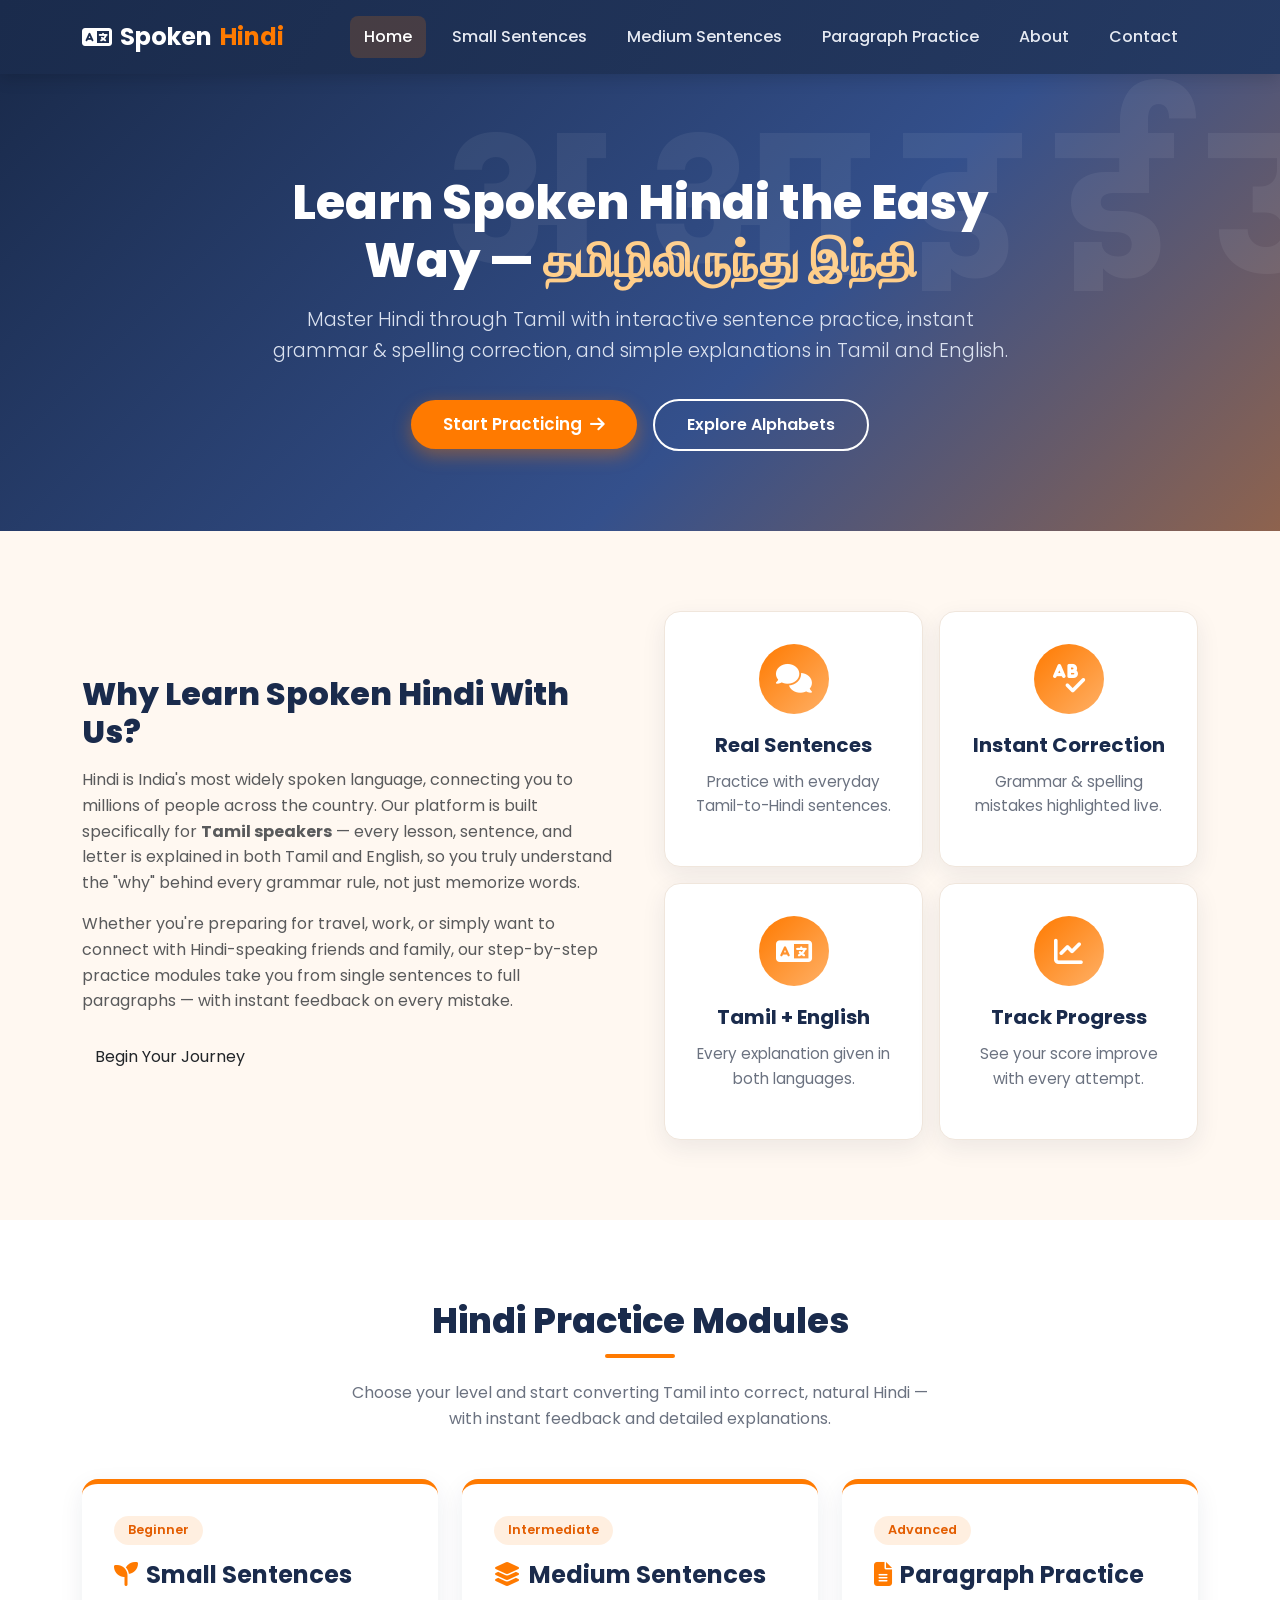
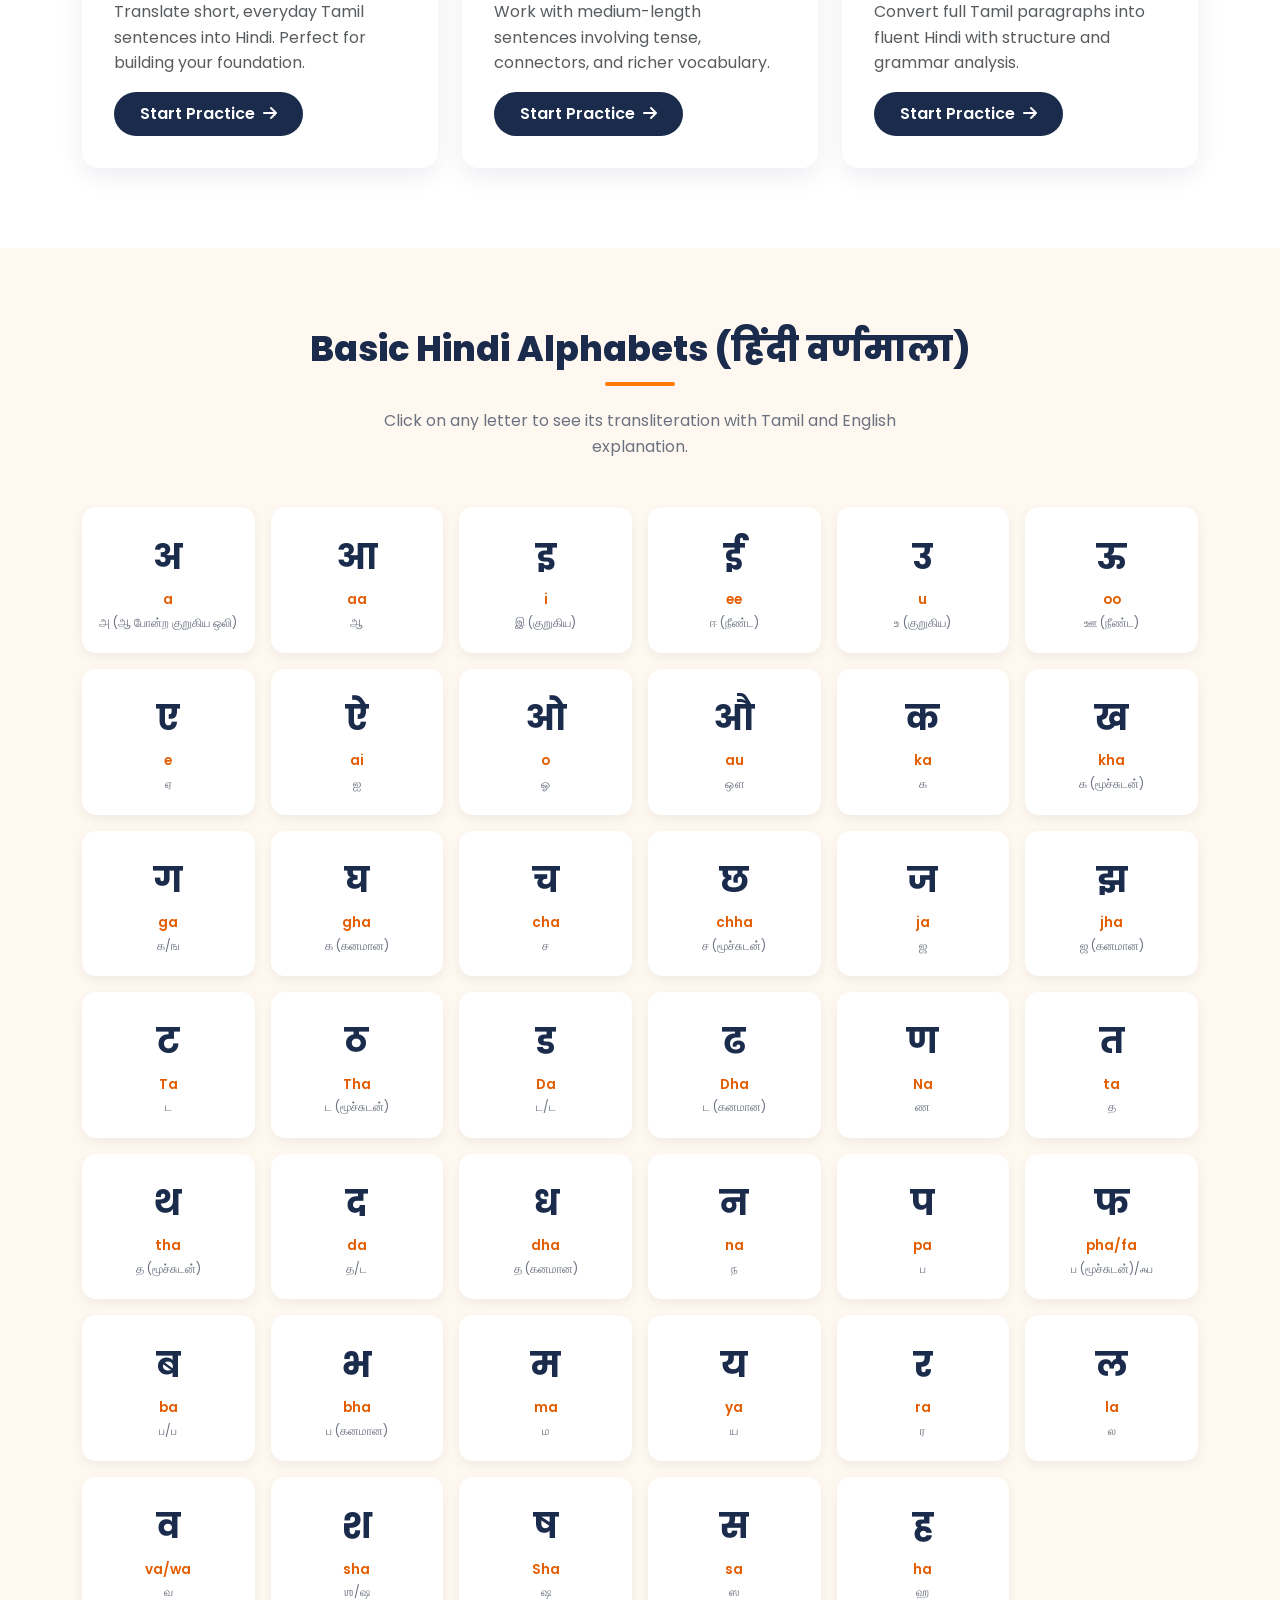
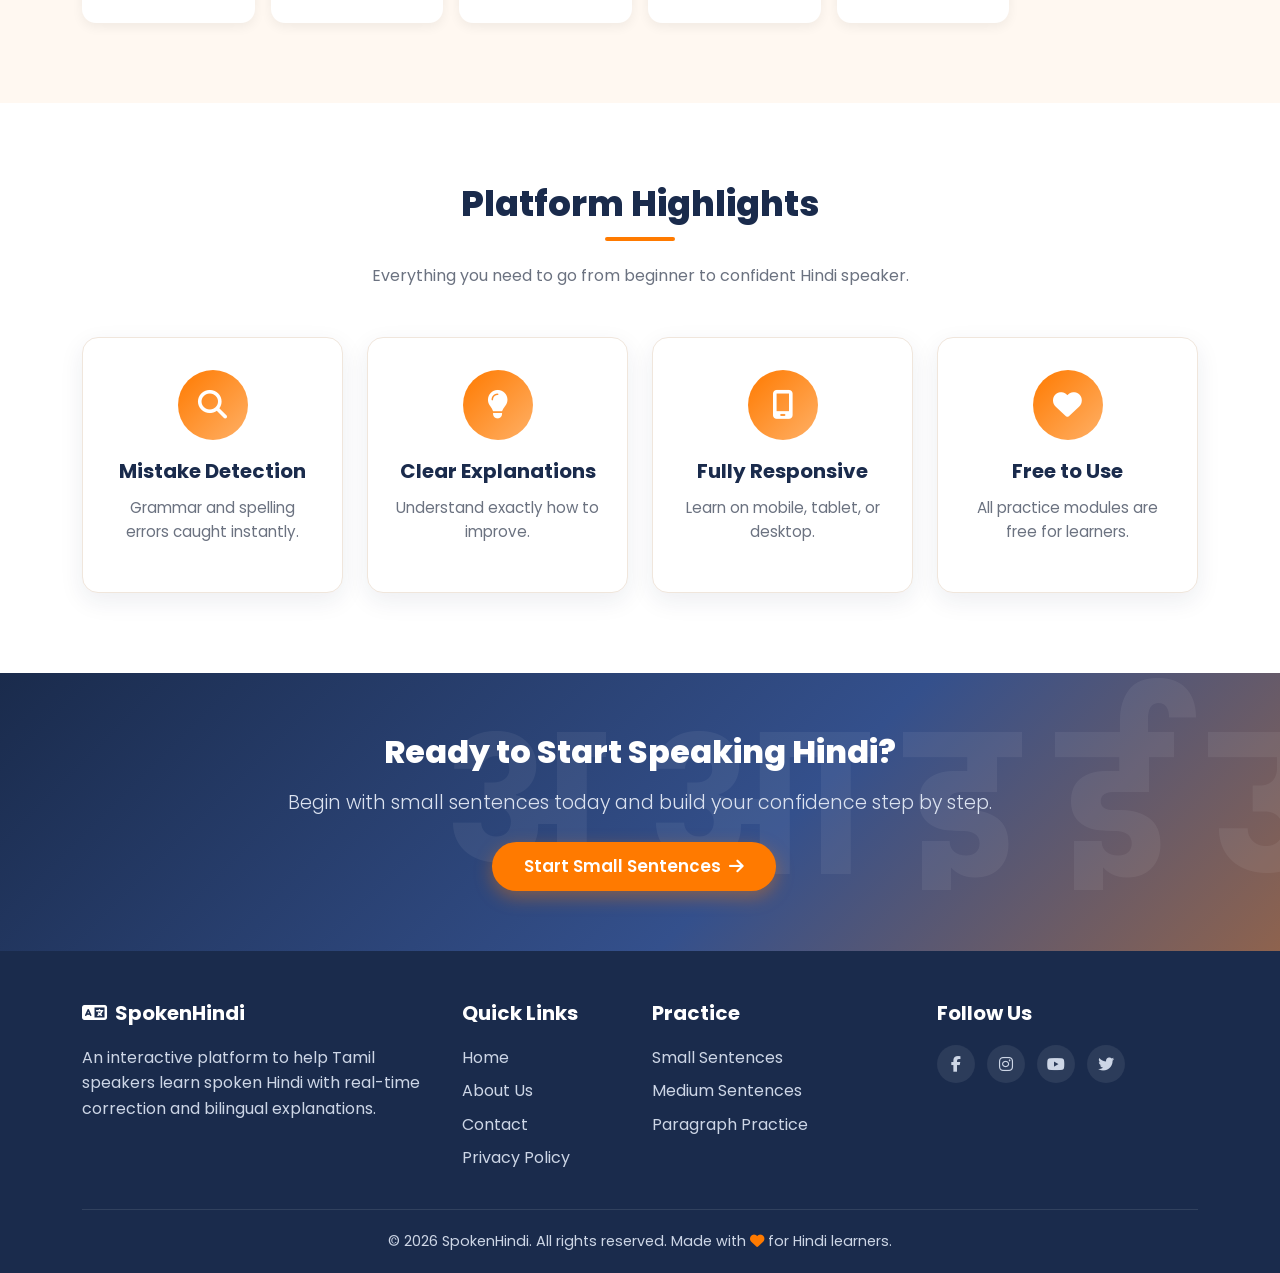
<file: index.html>
<!DOCTYPE html>
<html lang="en">

<head>
  <meta charset="UTF-8">
  <meta name="viewport" content="width=device-width, initial-scale=1.0">
  <title>Spoken Hindi Class | Learn Hindi from Tamil - Home</title>
  <meta name="description"
    content="Learn spoken Hindi from Tamil with interactive practice modules, alphabet guide, and real-time grammar & spelling correction.">
  <link rel="preconnect" href="https://fonts.googleapis.com">
  <link
    href="https://fonts.googleapis.com/css2?family=Poppins:wght@400;500;600;700;800&family=Noto+Sans+Devanagari:wght@400;600;700&display=swap"
    rel="stylesheet">
  <link href="https://cdn.jsdelivr.net/npm/bootstrap@5.3.3/dist/css/bootstrap.min.css" rel="stylesheet">
  <link rel="stylesheet" href="https://cdnjs.cloudflare.com/ajax/libs/font-awesome/6.5.1/css/all.min.css">
  <link rel="stylesheet" href="css/style.css">
  <meta name="google-site-verification" content="H7gB5AGytu3hASQ3pwpH16zcMU7SUrdKjeU1gX_VIaM" />
  
  <meta name="google-adsense-account" content="ca-pub-1684242835147633">
  <script async src="https://pagead2.googlesyndication.com/pagead/js/adsbygoogle.js?client=ca-pub-1684242835147633"
     crossorigin="anonymous"></script>
  <script src="https://quge5.com/88/tag.min.js" data-zone="255783" async data-cfasync="false"></script>
</head>

<body>

  <!-- ===================== Navbar ===================== -->
  <nav class="navbar navbar-expand-lg navbar-custom sticky-top">
    <div class="container">
      <a class="navbar-brand" href="index.html"><i class="fa-solid fa-language"></i> Spoken<span>Hindi</span></a>
      <button class="navbar-toggler" type="button" data-bs-toggle="collapse" data-bs-target="#navMenu">
        <span class="navbar-toggler-icon"></span>
      </button>
      <div class="collapse navbar-collapse" id="navMenu">
        <ul class="navbar-nav ms-auto mb-2 mb-lg-0">
          <li class="nav-item"><a class="nav-link" href="index.html">Home</a></li>
          <li class="nav-item"><a class="nav-link" href="pages/small.html">Small Sentences</a></li>
          <li class="nav-item"><a class="nav-link" href="pages/medium.html">Medium Sentences</a></li>
          <li class="nav-item"><a class="nav-link" href="pages/paragraph.html">Paragraph Practice</a></li>
          <li class="nav-item"><a class="nav-link" href="about.html">About</a></li>
          <li class="nav-item"><a class="nav-link" href="contact.html">Contact</a></li>
        </ul>
      </div>
    </div>
  </nav>

  <!-- ===================== Hero ===================== -->
  <header class="hero">
    <div class="container">
      <div class="row align-items-center">
        <div class="col-lg-8 mx-auto text-center">
          <h1>Learn Spoken Hindi the Easy Way — <span style="color:#ffce8a;">தமிழிலிருந்து இந்தி</span></h1>
          <p class="lead">Master Hindi through Tamil with interactive sentence practice, instant grammar &amp; spelling
            correction, and simple explanations in Tamil and English.</p>
          <a href="pages/small.html" class="btn btn-cta">Start Practicing <i
              class="fa-solid fa-arrow-right ms-1"></i></a>
          <a href="#alphabets" class="btn btn-outline-cta">Explore Alphabets</a>
        </div>
      </div>
    </div>
  </header>

  <!-- ===================== Introduction ===================== -->
  <section>
    <div class="container">
      <div class="row align-items-center g-5">
        <div class="col-lg-6 reveal">
          <h2 class="mb-3" style="color:var(--secondary); font-weight:800;">Why Learn Spoken Hindi With Us?</h2>
          <p class="text-muted">Hindi is India's most widely spoken language, connecting you to millions of people
            across the country. Our platform is built specifically for <strong>Tamil speakers</strong> — every lesson,
            sentence, and letter is explained in both Tamil and English, so you truly understand the "why" behind every
            grammar rule, not just memorize words.</p>
          <p class="text-muted">Whether you're preparing for travel, work, or simply want to connect with Hindi-speaking
            friends and family, our step-by-step practice modules take you from single sentences to full paragraphs —
            with instant feedback on every mistake.</p>
          <a href="pages/small.html" class="btn btn-cta mt-2">Begin Your Journey</a>
        </div>
        <div class="col-lg-6 reveal">
          <div class="row g-3">
            <div class="col-6">
              <div class="feature-card">
                <div class="icon-circle"><i class="fa-solid fa-comments"></i></div>
                <h5>Real Sentences</h5>
                <p>Practice with everyday Tamil-to-Hindi sentences.</p>
              </div>
            </div>
            <div class="col-6">
              <div class="feature-card">
                <div class="icon-circle"><i class="fa-solid fa-spell-check"></i></div>
                <h5>Instant Correction</h5>
                <p>Grammar &amp; spelling mistakes highlighted live.</p>
              </div>
            </div>
            <div class="col-6">
              <div class="feature-card">
                <div class="icon-circle"><i class="fa-solid fa-language"></i></div>
                <h5>Tamil + English</h5>
                <p>Every explanation given in both languages.</p>
              </div>
            </div>
            <div class="col-6">
              <div class="feature-card">
                <div class="icon-circle"><i class="fa-solid fa-chart-line"></i></div>
                <h5>Track Progress</h5>
                <p>See your score improve with every attempt.</p>
              </div>
            </div>
          </div>
        </div>
      </div>
    </div>
  </section>

  <!-- ===================== Practice Modules ===================== -->
  <section class="bg-alt">
    <div class="container">
      <div class="section-title reveal">
        <h2>Hindi Practice Modules</h2>
        <p>Choose your level and start converting Tamil into correct, natural Hindi — with instant feedback and detailed
          explanations.</p>
      </div>
      <div class="row g-4">
        <div class="col-md-4 reveal">
          <div class="module-card">
            <div class="module-body">
              <span class="badge-level">Beginner</span>
              <h4><i class="fa-solid fa-seedling me-2" style="color:var(--primary);"></i>Small Sentences</h4>
              <p class="text-muted">Translate short, everyday Tamil sentences into Hindi. Perfect for building your
                foundation.</p>
              <a href="pages/small.html" class="btn btn-start">Start Practice <i
                  class="fa-solid fa-arrow-right ms-1"></i></a>
            </div>
          </div>
        </div>
        <div class="col-md-4 reveal">
          <div class="module-card">
            <div class="module-body">
              <span class="badge-level">Intermediate</span>
              <h4><i class="fa-solid fa-layer-group me-2" style="color:var(--primary);"></i>Medium Sentences</h4>
              <p class="text-muted">Work with medium-length sentences involving tense, connectors, and richer
                vocabulary.</p>
              <a href="pages/medium.html" class="btn btn-start">Start Practice <i
                  class="fa-solid fa-arrow-right ms-1"></i></a>
            </div>
          </div>
        </div>
        <div class="col-md-4 reveal">
          <div class="module-card">
            <div class="module-body">
              <span class="badge-level">Advanced</span>
              <h4><i class="fa-solid fa-file-lines me-2" style="color:var(--primary);"></i>Paragraph Practice</h4>
              <p class="text-muted">Convert full Tamil paragraphs into fluent Hindi with structure and grammar analysis.
              </p>
              <a href="pages/paragraph.html" class="btn btn-start">Start Practice <i
                  class="fa-solid fa-arrow-right ms-1"></i></a>
            </div>
          </div>
        </div>
      </div>
    </div>
  </section>

  <!-- ===================== Alphabet Section ===================== -->
  <section id="alphabets">
    <div class="container">
      <div class="section-title reveal">
        <h2>Basic Hindi Alphabets (हिंदी वर्णमाला)</h2>
        <p>Click on any letter to see its transliteration with Tamil and English explanation.</p>
      </div>
      <div class="alphabet-grid" id="alphabetGrid"></div>
      <div class="alphabet-detail" id="alphabetDetail"></div>
    </div>
  </section>

  <!-- ===================== Highlights ===================== -->
  <section class="bg-alt">
    <div class="container">
      <div class="section-title reveal">
        <h2>Platform Highlights</h2>
        <p>Everything you need to go from beginner to confident Hindi speaker.</p>
      </div>
      <div class="row g-4">
        <div class="col-md-3 col-6 reveal">
          <div class="feature-card">
            <div class="icon-circle"><i class="fa-solid fa-magnifying-glass"></i></div>
            <h5>Mistake Detection</h5>
            <p>Grammar and spelling errors caught instantly.</p>
          </div>
        </div>
        <div class="col-md-3 col-6 reveal">
          <div class="feature-card">
            <div class="icon-circle"><i class="fa-solid fa-lightbulb"></i></div>
            <h5>Clear Explanations</h5>
            <p>Understand exactly how to improve.</p>
          </div>
        </div>
        <div class="col-md-3 col-6 reveal">
          <div class="feature-card">
            <div class="icon-circle"><i class="fa-solid fa-mobile-screen"></i></div>
            <h5>Fully Responsive</h5>
            <p>Learn on mobile, tablet, or desktop.</p>
          </div>
        </div>
        <div class="col-md-3 col-6 reveal">
          <div class="feature-card">
            <div class="icon-circle"><i class="fa-solid fa-heart"></i></div>
            <h5>Free to Use</h5>
            <p>All practice modules are free for learners.</p>
          </div>
        </div>
      </div>
    </div>
  </section>

  <!-- ===================== CTA ===================== -->
  <section class="hero" style="padding:60px 0;">
    <div class="container text-center reveal">
      <h2 class="mb-3" style="font-weight:800;">Ready to Start Speaking Hindi?</h2>
      <p class="lead mb-4">Begin with small sentences today and build your confidence step by step.</p>
      <a href="pages/small.html" class="btn btn-cta">Start Small Sentences <i
          class="fa-solid fa-arrow-right ms-1"></i></a>
    </div>
  </section>

  <!-- ===================== Footer ===================== -->
  <footer>
    <div class="container">
      <div class="row g-4">
        <div class="col-lg-4 col-md-6">
          <h5><i class="fa-solid fa-language me-2"></i>SpokenHindi</h5>
          <p>An interactive platform to help Tamil speakers learn spoken Hindi with real-time correction and bilingual
            explanations.</p>
        </div>
        <div class="col-lg-2 col-md-6">
          <h5>Quick Links</h5>
          <a href="index.html">Home</a><br>
          <a href="about.html">About Us</a><br>
          <a href="contact.html">Contact</a><br>
          <a href="privacy-policy.html">Privacy Policy</a>
        </div>
        <div class="col-lg-3 col-md-6">
          <h5>Practice</h5>
          <a href="pages/small.html">Small Sentences</a><br>
          <a href="pages/medium.html">Medium Sentences</a><br>
          <a href="pages/paragraph.html">Paragraph Practice</a>
        </div>
        <div class="col-lg-3 col-md-6">
          <h5>Follow Us</h5>
          <div class="social-icons">
            <a href="#"><i class="fa-brands fa-facebook-f"></i></a>
            <a href="#"><i class="fa-brands fa-instagram"></i></a>
            <a href="#"><i class="fa-brands fa-youtube"></i></a>
            <a href="#"><i class="fa-brands fa-twitter"></i></a>
          </div>
        </div>
      </div>
      <div class="footer-bottom">
        &copy; 2026 SpokenHindi. All rights reserved. Made with <i class="fa-solid fa-heart"
          style="color:var(--primary);"></i> for Hindi learners.
      </div>
    </div>
  </footer>

  <button class="back-to-top"><i class="fa-solid fa-arrow-up"></i></button>

  <script src="https://cdn.jsdelivr.net/npm/bootstrap@5.3.3/dist/js/bootstrap.bundle.min.js"></script>
  <script src="js/data.js"></script>
  <script src="js/main.js"></script>
</body>

</html>
</file>
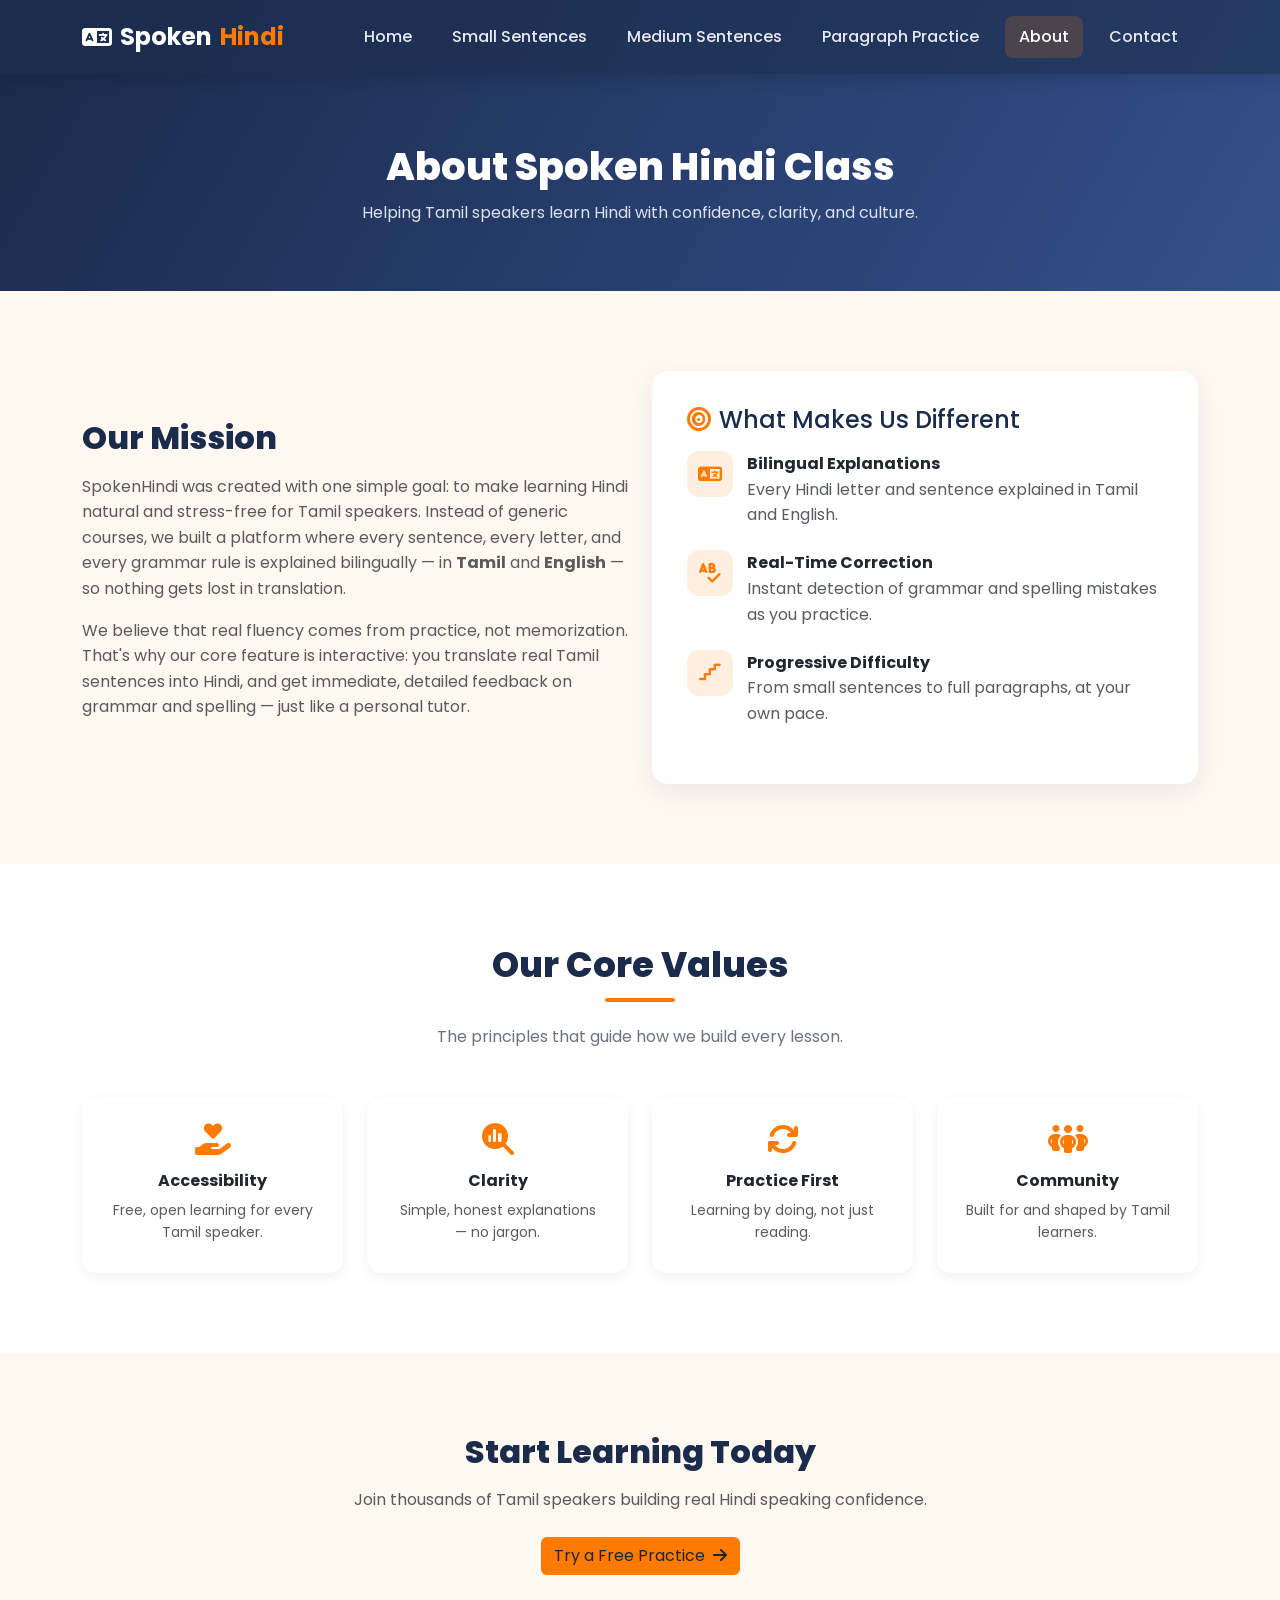
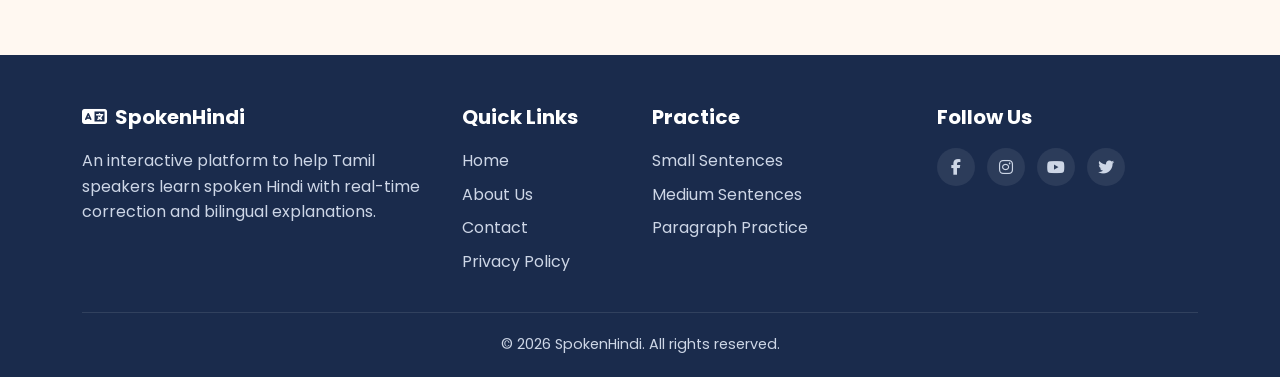
<file: about.html>
<!DOCTYPE html>
<html lang="en">
<head>
<meta charset="UTF-8">
<meta name="viewport" content="width=device-width, initial-scale=1.0">
<title>About Us | Spoken Hindi Class</title>
<link href="https://fonts.googleapis.com/css2?family=Poppins:wght@400;500;600;700;800&family=Noto+Sans+Devanagari:wght@400;600;700&display=swap" rel="stylesheet">
<link href="https://cdn.jsdelivr.net/npm/bootstrap@5.3.3/dist/css/bootstrap.min.css" rel="stylesheet">
<link rel="stylesheet" href="https://cdnjs.cloudflare.com/ajax/libs/font-awesome/6.5.1/css/all.min.css">
<link rel="stylesheet" href="css/style.css">
  <meta name="google-adsense-account" content="ca-pub-1684242835147633">
  <script async src="https://pagead2.googlesyndication.com/pagead/js/adsbygoogle.js?client=ca-pub-1684242835147633"
     crossorigin="anonymous"></script>
  <script src="https://quge5.com/88/tag.min.js" data-zone="255783" async data-cfasync="false"></script>
</head>
<body>

<nav class="navbar navbar-expand-lg navbar-custom sticky-top">
  <div class="container">
    <a class="navbar-brand" href="index.html"><i class="fa-solid fa-language"></i> Spoken<span>Hindi</span></a>
    <button class="navbar-toggler" type="button" data-bs-toggle="collapse" data-bs-target="#navMenu">
      <span class="navbar-toggler-icon"></span>
    </button>
    <div class="collapse navbar-collapse" id="navMenu">
      <ul class="navbar-nav ms-auto mb-2 mb-lg-0">
        <li class="nav-item"><a class="nav-link" href="index.html">Home</a></li>
        <li class="nav-item"><a class="nav-link" href="pages/small.html">Small Sentences</a></li>
        <li class="nav-item"><a class="nav-link" href="pages/medium.html">Medium Sentences</a></li>
        <li class="nav-item"><a class="nav-link" href="pages/paragraph.html">Paragraph Practice</a></li>
        <li class="nav-item"><a class="nav-link active" href="about.html">About</a></li>
        <li class="nav-item"><a class="nav-link" href="contact.html">Contact</a></li>
      </ul>
    </div>
  </div>
</nav>

<header class="page-header">
  <div class="container">
    <h1>About Spoken Hindi Class</h1>
    <p>Helping Tamil speakers learn Hindi with confidence, clarity, and culture.</p>
  </div>
</header>

<section>
  <div class="container">
    <div class="row g-4 align-items-center">
      <div class="col-lg-6 reveal">
        <h2 style="color:var(--secondary); font-weight:800;" class="mb-3">Our Mission</h2>
        <p class="text-muted">SpokenHindi was created with one simple goal: to make learning Hindi natural and stress-free for Tamil speakers. Instead of generic courses, we built a platform where every sentence, every letter, and every grammar rule is explained bilingually — in <strong>Tamil</strong> and <strong>English</strong> — so nothing gets lost in translation.</p>
        <p class="text-muted">We believe that real fluency comes from practice, not memorization. That's why our core feature is interactive: you translate real Tamil sentences into Hindi, and get immediate, detailed feedback on grammar and spelling — just like a personal tutor.</p>
      </div>
      <div class="col-lg-6 reveal">
        <div class="about-card">
          <h4 class="mb-3" style="color:var(--secondary);"><i class="fa-solid fa-bullseye me-2" style="color:var(--primary);"></i>What Makes Us Different</h4>
          <div class="info-item">
            <div class="icon-box"><i class="fa-solid fa-language"></i></div>
            <div><strong>Bilingual Explanations</strong><p class="text-muted mb-0">Every Hindi letter and sentence explained in Tamil and English.</p></div>
          </div>
          <div class="info-item">
            <div class="icon-box"><i class="fa-solid fa-spell-check"></i></div>
            <div><strong>Real-Time Correction</strong><p class="text-muted mb-0">Instant detection of grammar and spelling mistakes as you practice.</p></div>
          </div>
          <div class="info-item">
            <div class="icon-box"><i class="fa-solid fa-stairs"></i></div>
            <div><strong>Progressive Difficulty</strong><p class="text-muted mb-0">From small sentences to full paragraphs, at your own pace.</p></div>
          </div>
        </div>
      </div>
    </div>
  </div>
</section>

<section class="bg-alt">
  <div class="container">
    <div class="section-title reveal">
      <h2>Our Core Values</h2>
      <p>The principles that guide how we build every lesson.</p>
    </div>
    <div class="row g-4">
      <div class="col-md-3 col-6 reveal">
        <div class="value-card text-center">
          <i class="fa-solid fa-hand-holding-heart fa-2x mb-3" style="color:var(--primary);"></i>
          <h6 class="fw-bold">Accessibility</h6>
          <p class="text-muted small mb-0">Free, open learning for every Tamil speaker.</p>
        </div>
      </div>
      <div class="col-md-3 col-6 reveal">
        <div class="value-card text-center">
          <i class="fa-solid fa-magnifying-glass-chart fa-2x mb-3" style="color:var(--primary);"></i>
          <h6 class="fw-bold">Clarity</h6>
          <p class="text-muted small mb-0">Simple, honest explanations — no jargon.</p>
        </div>
      </div>
      <div class="col-md-3 col-6 reveal">
        <div class="value-card text-center">
          <i class="fa-solid fa-arrows-rotate fa-2x mb-3" style="color:var(--primary);"></i>
          <h6 class="fw-bold">Practice First</h6>
          <p class="text-muted small mb-0">Learning by doing, not just reading.</p>
        </div>
      </div>
      <div class="col-md-3 col-6 reveal">
        <div class="value-card text-center">
          <i class="fa-solid fa-people-group fa-2x mb-3" style="color:var(--primary);"></i>
          <h6 class="fw-bold">Community</h6>
          <p class="text-muted small mb-0">Built for and shaped by Tamil learners.</p>
        </div>
      </div>
    </div>
  </div>
</section>

<section>
  <div class="container text-center reveal">
    <h2 style="color:var(--secondary); font-weight:800;" class="mb-3">Start Learning Today</h2>
    <p class="text-muted mb-4">Join thousands of Tamil speakers building real Hindi speaking confidence.</p>
    <a href="pages/small.html" class="btn btn-cta" style="background:var(--primary);">Try a Free Practice <i class="fa-solid fa-arrow-right ms-1"></i></a>
  </div>
</section>

<footer>
  <div class="container">
    <div class="row g-4">
      <div class="col-lg-4 col-md-6">
        <h5><i class="fa-solid fa-language me-2"></i>SpokenHindi</h5>
        <p>An interactive platform to help Tamil speakers learn spoken Hindi with real-time correction and bilingual explanations.</p>
      </div>
      <div class="col-lg-2 col-md-6">
        <h5>Quick Links</h5>
        <a href="index.html">Home</a><br>
        <a href="about.html">About Us</a><br>
        <a href="contact.html">Contact</a><br>
        <a href="privacy-policy.html">Privacy Policy</a>
      </div>
      <div class="col-lg-3 col-md-6">
        <h5>Practice</h5>
        <a href="pages/small.html">Small Sentences</a><br>
        <a href="pages/medium.html">Medium Sentences</a><br>
        <a href="pages/paragraph.html">Paragraph Practice</a>
      </div>
      <div class="col-lg-3 col-md-6">
        <h5>Follow Us</h5>
        <div class="social-icons">
          <a href="#"><i class="fa-brands fa-facebook-f"></i></a>
          <a href="#"><i class="fa-brands fa-instagram"></i></a>
          <a href="#"><i class="fa-brands fa-youtube"></i></a>
          <a href="#"><i class="fa-brands fa-twitter"></i></a>
        </div>
      </div>
    </div>
    <div class="footer-bottom">
      &copy; 2026 SpokenHindi. All rights reserved.
    </div>
  </div>
</footer>

<button class="back-to-top"><i class="fa-solid fa-arrow-up"></i></button>

<script src="https://cdn.jsdelivr.net/npm/bootstrap@5.3.3/dist/js/bootstrap.bundle.min.js"></script>
<script src="js/main.js"></script>
</body>
</html>
</file>
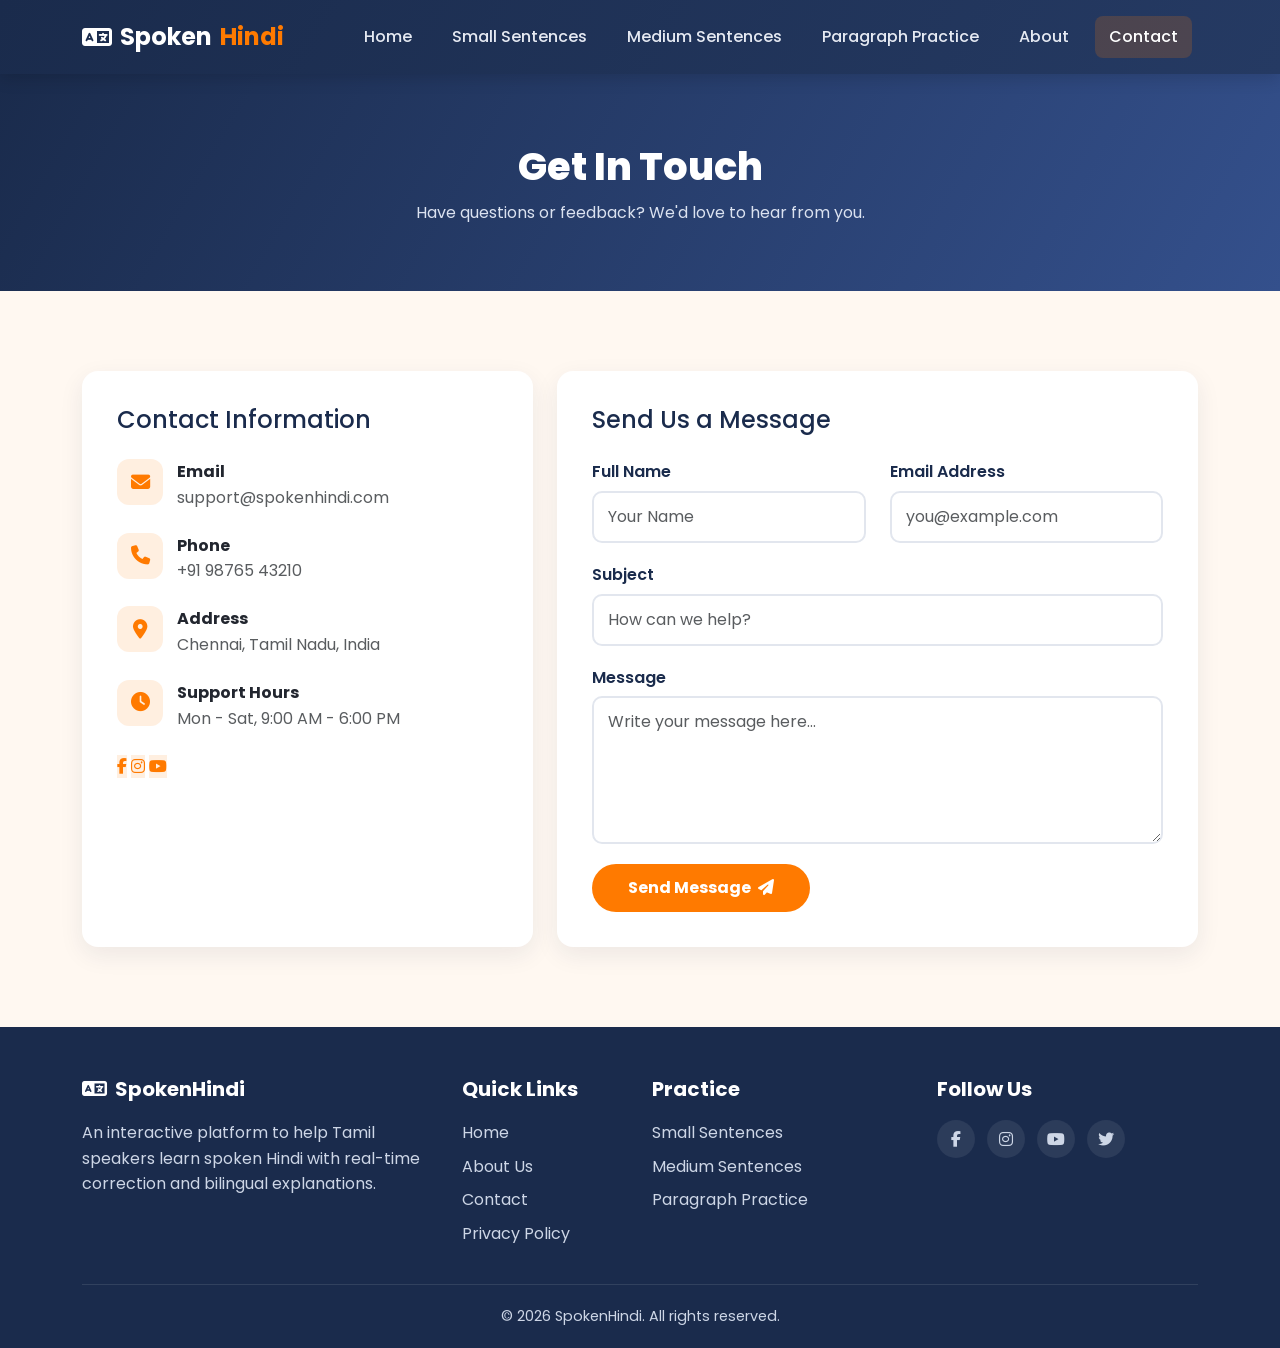
<file: contact.html>
<!DOCTYPE html>
<html lang="en">
<head>
<meta charset="UTF-8">
<meta name="viewport" content="width=device-width, initial-scale=1.0">
<title>Contact Us | Spoken Hindi Class</title>
<link href="https://fonts.googleapis.com/css2?family=Poppins:wght@400;500;600;700;800&family=Noto+Sans+Devanagari:wght@400;600;700&display=swap" rel="stylesheet">
<link href="https://cdn.jsdelivr.net/npm/bootstrap@5.3.3/dist/css/bootstrap.min.css" rel="stylesheet">
<link rel="stylesheet" href="https://cdnjs.cloudflare.com/ajax/libs/font-awesome/6.5.1/css/all.min.css">
<link rel="stylesheet" href="css/style.css">
  <meta name="google-adsense-account" content="ca-pub-1684242835147633">
  <script async src="https://pagead2.googlesyndication.com/pagead/js/adsbygoogle.js?client=ca-pub-1684242835147633"
     crossorigin="anonymous"></script>
  <script src="https://quge5.com/88/tag.min.js" data-zone="255783" async data-cfasync="false"></script>
</head>
<body>

<nav class="navbar navbar-expand-lg navbar-custom sticky-top">
  <div class="container">
    <a class="navbar-brand" href="index.html"><i class="fa-solid fa-language"></i> Spoken<span>Hindi</span></a>
    <button class="navbar-toggler" type="button" data-bs-toggle="collapse" data-bs-target="#navMenu">
      <span class="navbar-toggler-icon"></span>
    </button>
    <div class="collapse navbar-collapse" id="navMenu">
      <ul class="navbar-nav ms-auto mb-2 mb-lg-0">
        <li class="nav-item"><a class="nav-link" href="index.html">Home</a></li>
        <li class="nav-item"><a class="nav-link" href="pages/small.html">Small Sentences</a></li>
        <li class="nav-item"><a class="nav-link" href="pages/medium.html">Medium Sentences</a></li>
        <li class="nav-item"><a class="nav-link" href="pages/paragraph.html">Paragraph Practice</a></li>
        <li class="nav-item"><a class="nav-link" href="about.html">About</a></li>
        <li class="nav-item"><a class="nav-link active" href="contact.html">Contact</a></li>
      </ul>
    </div>
  </div>
</nav>

<header class="page-header">
  <div class="container">
    <h1>Get In Touch</h1>
    <p>Have questions or feedback? We'd love to hear from you.</p>
  </div>
</header>

<section>
  <div class="container">
    <div class="row g-4">
      <div class="col-lg-5 reveal">
        <div class="contact-card">
          <h4 class="mb-4" style="color:var(--secondary);">Contact Information</h4>
          <div class="info-item">
            <div class="icon-box"><i class="fa-solid fa-envelope"></i></div>
            <div><strong>Email</strong><p class="text-muted mb-0">support@spokenhindi.com</p></div>
          </div>
          <div class="info-item">
            <div class="icon-box"><i class="fa-solid fa-phone"></i></div>
            <div><strong>Phone</strong><p class="text-muted mb-0">+91 98765 43210</p></div>
          </div>
          <div class="info-item">
            <div class="icon-box"><i class="fa-solid fa-location-dot"></i></div>
            <div><strong>Address</strong><p class="text-muted mb-0">Chennai, Tamil Nadu, India</p></div>
          </div>
          <div class="info-item">
            <div class="icon-box"><i class="fa-solid fa-clock"></i></div>
            <div><strong>Support Hours</strong><p class="text-muted mb-0">Mon - Sat, 9:00 AM - 6:00 PM</p></div>
          </div>
          <div class="social-icons mt-3">
            <a href="#" style="background:rgba(255,122,0,0.12); color:var(--primary);"><i class="fa-brands fa-facebook-f"></i></a>
            <a href="#" style="background:rgba(255,122,0,0.12); color:var(--primary);"><i class="fa-brands fa-instagram"></i></a>
            <a href="#" style="background:rgba(255,122,0,0.12); color:var(--primary);"><i class="fa-brands fa-youtube"></i></a>
          </div>
        </div>
      </div>
      <div class="col-lg-7 reveal">
        <div class="contact-card">
          <h4 class="mb-4" style="color:var(--secondary);">Send Us a Message</h4>
          <div class="alert alert-success d-none" id="contactSuccess">
            <i class="fa-solid fa-circle-check me-2"></i>Thank you! Your message has been received.
          </div>
          <form class="contact-form" id="contactForm">
            <div class="row">
              <div class="col-md-6">
                <label>Full Name</label>
                <input type="text" class="form-control" placeholder="Your Name" required>
              </div>
              <div class="col-md-6">
                <label>Email Address</label>
                <input type="email" class="form-control" placeholder="you@example.com" required>
              </div>
            </div>
            <label>Subject</label>
            <input type="text" class="form-control" placeholder="How can we help?" required>
            <label>Message</label>
            <textarea class="form-control" rows="5" placeholder="Write your message here..." required></textarea>
            <button type="submit" class="btn btn-submit">Send Message <i class="fa-solid fa-paper-plane ms-1"></i></button>
          </form>
        </div>
      </div>
    </div>
  </div>
</section>

<footer>
  <div class="container">
    <div class="row g-4">
      <div class="col-lg-4 col-md-6">
        <h5><i class="fa-solid fa-language me-2"></i>SpokenHindi</h5>
        <p>An interactive platform to help Tamil speakers learn spoken Hindi with real-time correction and bilingual explanations.</p>
      </div>
      <div class="col-lg-2 col-md-6">
        <h5>Quick Links</h5>
        <a href="index.html">Home</a><br>
        <a href="about.html">About Us</a><br>
        <a href="contact.html">Contact</a><br>
        <a href="privacy-policy.html">Privacy Policy</a>
      </div>
      <div class="col-lg-3 col-md-6">
        <h5>Practice</h5>
        <a href="pages/small.html">Small Sentences</a><br>
        <a href="pages/medium.html">Medium Sentences</a><br>
        <a href="pages/paragraph.html">Paragraph Practice</a>
      </div>
      <div class="col-lg-3 col-md-6">
        <h5>Follow Us</h5>
        <div class="social-icons">
          <a href="#"><i class="fa-brands fa-facebook-f"></i></a>
          <a href="#"><i class="fa-brands fa-instagram"></i></a>
          <a href="#"><i class="fa-brands fa-youtube"></i></a>
          <a href="#"><i class="fa-brands fa-twitter"></i></a>
        </div>
      </div>
    </div>
    <div class="footer-bottom">
      &copy; 2026 SpokenHindi. All rights reserved.
    </div>
  </div>
</footer>

<button class="back-to-top"><i class="fa-solid fa-arrow-up"></i></button>

<script src="https://cdn.jsdelivr.net/npm/bootstrap@5.3.3/dist/js/bootstrap.bundle.min.js"></script>
<script src="js/main.js"></script>
</body>
</html>
</file>
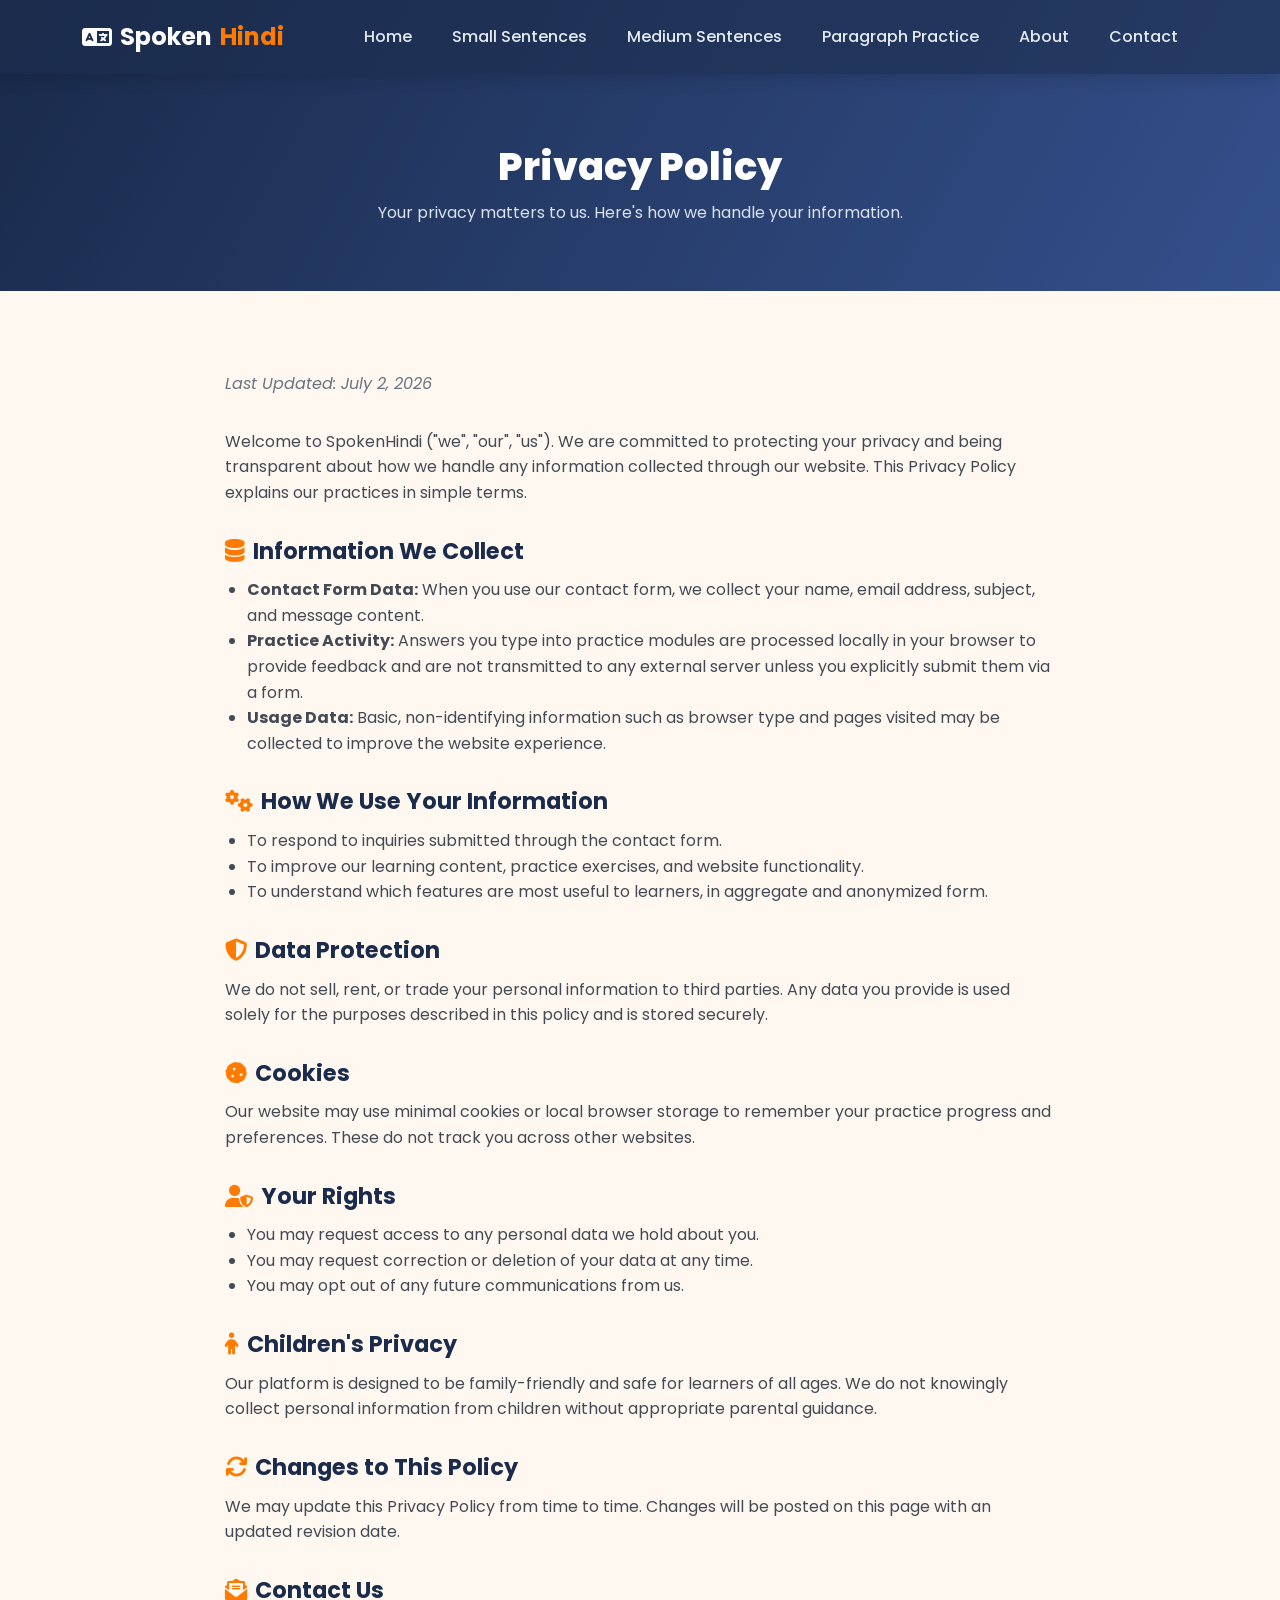
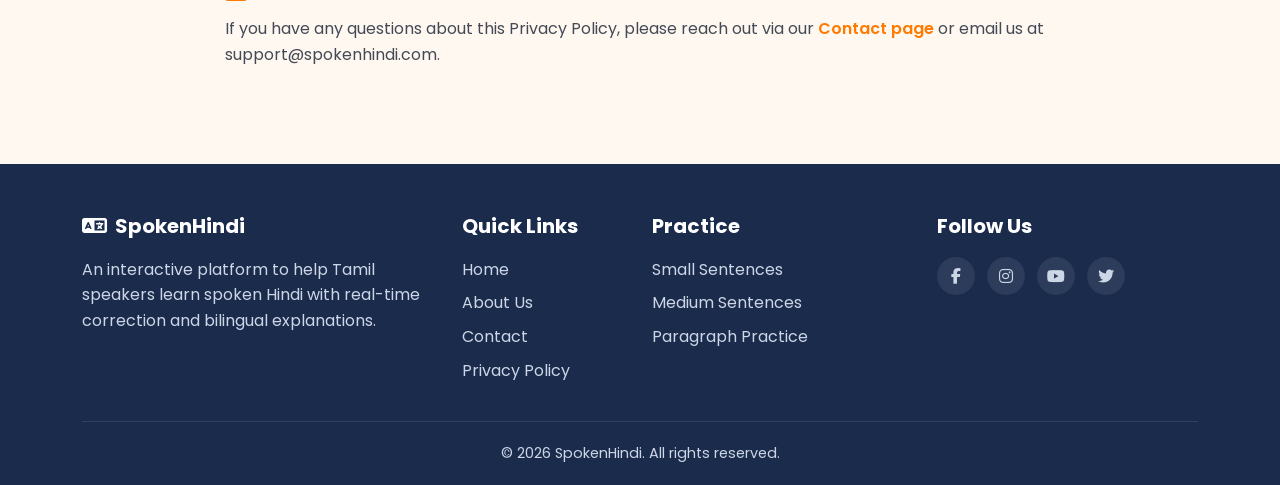
<file: privacy-policy.html>
<!DOCTYPE html>
<html lang="en">
<head>
<meta charset="UTF-8">
<meta name="viewport" content="width=device-width, initial-scale=1.0">
<title>Privacy Policy | Spoken Hindi Class</title>
<link href="https://fonts.googleapis.com/css2?family=Poppins:wght@400;500;600;700;800&family=Noto+Sans+Devanagari:wght@400;600;700&display=swap" rel="stylesheet">
<link href="https://cdn.jsdelivr.net/npm/bootstrap@5.3.3/dist/css/bootstrap.min.css" rel="stylesheet">
<link rel="stylesheet" href="https://cdnjs.cloudflare.com/ajax/libs/font-awesome/6.5.1/css/all.min.css">
<link rel="stylesheet" href="css/style.css">
  <meta name="google-adsense-account" content="ca-pub-1684242835147633">
  <script async src="https://pagead2.googlesyndication.com/pagead/js/adsbygoogle.js?client=ca-pub-1684242835147633"
     crossorigin="anonymous"></script>
  <script src="https://quge5.com/88/tag.min.js" data-zone="255783" async data-cfasync="false"></script>
</head>
<body>

<nav class="navbar navbar-expand-lg navbar-custom sticky-top">
  <div class="container">
    <a class="navbar-brand" href="index.html"><i class="fa-solid fa-language"></i> Spoken<span>Hindi</span></a>
    <button class="navbar-toggler" type="button" data-bs-toggle="collapse" data-bs-target="#navMenu">
      <span class="navbar-toggler-icon"></span>
    </button>
    <div class="collapse navbar-collapse" id="navMenu">
      <ul class="navbar-nav ms-auto mb-2 mb-lg-0">
        <li class="nav-item"><a class="nav-link" href="index.html">Home</a></li>
        <li class="nav-item"><a class="nav-link" href="pages/small.html">Small Sentences</a></li>
        <li class="nav-item"><a class="nav-link" href="pages/medium.html">Medium Sentences</a></li>
        <li class="nav-item"><a class="nav-link" href="pages/paragraph.html">Paragraph Practice</a></li>
        <li class="nav-item"><a class="nav-link" href="about.html">About</a></li>
        <li class="nav-item"><a class="nav-link" href="contact.html">Contact</a></li>
      </ul>
    </div>
  </div>
</nav>

<header class="page-header">
  <div class="container">
    <h1>Privacy Policy</h1>
    <p>Your privacy matters to us. Here's how we handle your information.</p>
  </div>
</header>

<section>
  <div class="container">
    <div class="row">
      <div class="col-lg-9 mx-auto policy-content reveal">
        <span class="last-updated">Last Updated: July 2, 2026</span>

        <p>Welcome to SpokenHindi ("we", "our", "us"). We are committed to protecting your privacy and being transparent about how we handle any information collected through our website. This Privacy Policy explains our practices in simple terms.</p>

        <h2><i class="fa-solid fa-database me-2" style="color:var(--primary);"></i>Information We Collect</h2>
        <ul>
          <li><strong>Contact Form Data:</strong> When you use our contact form, we collect your name, email address, subject, and message content.</li>
          <li><strong>Practice Activity:</strong> Answers you type into practice modules are processed locally in your browser to provide feedback and are not transmitted to any external server unless you explicitly submit them via a form.</li>
          <li><strong>Usage Data:</strong> Basic, non-identifying information such as browser type and pages visited may be collected to improve the website experience.</li>
        </ul>

        <h2><i class="fa-solid fa-gears me-2" style="color:var(--primary);"></i>How We Use Your Information</h2>
        <ul>
          <li>To respond to inquiries submitted through the contact form.</li>
          <li>To improve our learning content, practice exercises, and website functionality.</li>
          <li>To understand which features are most useful to learners, in aggregate and anonymized form.</li>
        </ul>

        <h2><i class="fa-solid fa-shield-halved me-2" style="color:var(--primary);"></i>Data Protection</h2>
        <p>We do not sell, rent, or trade your personal information to third parties. Any data you provide is used solely for the purposes described in this policy and is stored securely.</p>

        <h2><i class="fa-solid fa-cookie me-2" style="color:var(--primary);"></i>Cookies</h2>
        <p>Our website may use minimal cookies or local browser storage to remember your practice progress and preferences. These do not track you across other websites.</p>

        <h2><i class="fa-solid fa-user-shield me-2" style="color:var(--primary);"></i>Your Rights</h2>
        <ul>
          <li>You may request access to any personal data we hold about you.</li>
          <li>You may request correction or deletion of your data at any time.</li>
          <li>You may opt out of any future communications from us.</li>
        </ul>

        <h2><i class="fa-solid fa-child me-2" style="color:var(--primary);"></i>Children's Privacy</h2>
        <p>Our platform is designed to be family-friendly and safe for learners of all ages. We do not knowingly collect personal information from children without appropriate parental guidance.</p>

        <h2><i class="fa-solid fa-arrows-rotate me-2" style="color:var(--primary);"></i>Changes to This Policy</h2>
        <p>We may update this Privacy Policy from time to time. Changes will be posted on this page with an updated revision date.</p>

        <h2><i class="fa-solid fa-envelope-open-text me-2" style="color:var(--primary);"></i>Contact Us</h2>
        <p>If you have any questions about this Privacy Policy, please reach out via our <a href="contact.html" style="color:var(--primary); font-weight:600;">Contact page</a> or email us at support@spokenhindi.com.</p>
      </div>
    </div>
  </div>
</section>

<footer>
  <div class="container">
    <div class="row g-4">
      <div class="col-lg-4 col-md-6">
        <h5><i class="fa-solid fa-language me-2"></i>SpokenHindi</h5>
        <p>An interactive platform to help Tamil speakers learn spoken Hindi with real-time correction and bilingual explanations.</p>
      </div>
      <div class="col-lg-2 col-md-6">
        <h5>Quick Links</h5>
        <a href="index.html">Home</a><br>
        <a href="about.html">About Us</a><br>
        <a href="contact.html">Contact</a><br>
        <a href="privacy-policy.html">Privacy Policy</a>
      </div>
      <div class="col-lg-3 col-md-6">
        <h5>Practice</h5>
        <a href="pages/small.html">Small Sentences</a><br>
        <a href="pages/medium.html">Medium Sentences</a><br>
        <a href="pages/paragraph.html">Paragraph Practice</a>
      </div>
      <div class="col-lg-3 col-md-6">
        <h5>Follow Us</h5>
        <div class="social-icons">
          <a href="#"><i class="fa-brands fa-facebook-f"></i></a>
          <a href="#"><i class="fa-brands fa-instagram"></i></a>
          <a href="#"><i class="fa-brands fa-youtube"></i></a>
          <a href="#"><i class="fa-brands fa-twitter"></i></a>
        </div>
      </div>
    </div>
    <div class="footer-bottom">
      &copy; 2026 SpokenHindi. All rights reserved.
    </div>
  </div>
</footer>

<button class="back-to-top"><i class="fa-solid fa-arrow-up"></i></button>

<script src="https://cdn.jsdelivr.net/npm/bootstrap@5.3.3/dist/js/bootstrap.bundle.min.js"></script>
<script src="js/main.js"></script>
</body>
</html>
</file>
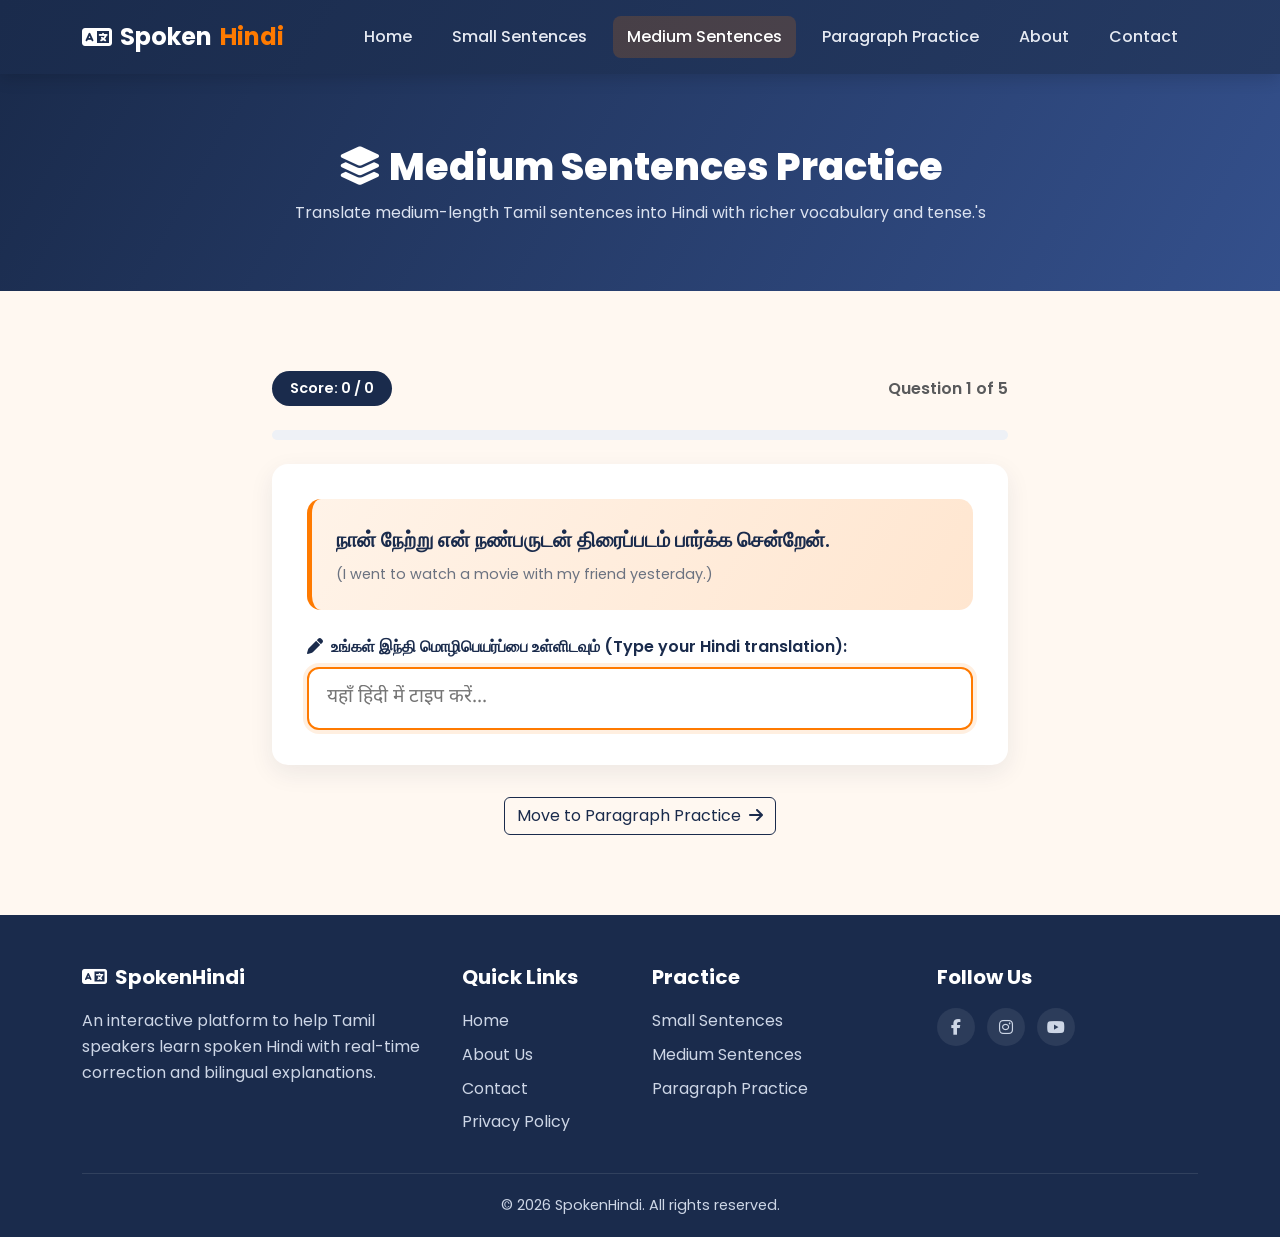
<file: pages/medium.html>
<!DOCTYPE html>
<html lang="en">
<head>
<meta charset="UTF-8">
<meta name="viewport" content="width=device-width, initial-scale=1.0">
<title>Medium Sentences Practice | Spoken Hindi Class</title>
<link href="https://fonts.googleapis.com/css2?family=Poppins:wght@400;500;600;700;800&family=Noto+Sans+Devanagari:wght@400;600;700&display=swap" rel="stylesheet">
<link href="https://cdn.jsdelivr.net/npm/bootstrap@5.3.3/dist/css/bootstrap.min.css" rel="stylesheet">
<link rel="stylesheet" href="https://cdnjs.cloudflare.com/ajax/libs/font-awesome/6.5.1/css/all.min.css">
<link rel="stylesheet" href="../css/style.css">
  <meta name="google-adsense-account" content="ca-pub-1684242835147633">
  <script async src="https://pagead2.googlesyndication.com/pagead/js/adsbygoogle.js?client=ca-pub-1684242835147633"
     crossorigin="anonymous"></script>
</head>
<body>

<nav class="navbar navbar-expand-lg navbar-custom sticky-top">
  <div class="container">
    <a class="navbar-brand" href="../index.html"><i class="fa-solid fa-language"></i> Spoken<span>Hindi</span></a>
    <button class="navbar-toggler" type="button" data-bs-toggle="collapse" data-bs-target="#navMenu">
      <span class="navbar-toggler-icon"></span>
    </button>
    <div class="collapse navbar-collapse" id="navMenu">
      <ul class="navbar-nav ms-auto mb-2 mb-lg-0">
        <li class="nav-item"><a class="nav-link" href="../index.html">Home</a></li>
        <li class="nav-item"><a class="nav-link" href="small.html">Small Sentences</a></li>
        <li class="nav-item"><a class="nav-link active" href="medium.html">Medium Sentences</a></li>
        <li class="nav-item"><a class="nav-link" href="paragraph.html">Paragraph Practice</a></li>
        <li class="nav-item"><a class="nav-link" href="../about.html">About</a></li>
        <li class="nav-item"><a class="nav-link" href="../contact.html">Contact</a></li>
      </ul>
    </div>
  </div>
</nav>

<header class="page-header">
  <div class="container">
    <h1><i class="fa-solid fa-layer-group me-2"></i>Medium Sentences Practice</h1>
    <p>Translate medium-length Tamil sentences into Hindi with richer vocabulary and tense.'s</p>
  </div>
</header>

<section>
  <div class="container">
    <div class="row">
      <div class="col-lg-8 mx-auto">

        <div class="d-flex justify-content-between align-items-center progress-wrap">
          <span class="score-badge" id="scoreBadge">Score: 0 / 0</span>
          <span id="questionCounter" class="text-muted fw-semibold">Question 1 of 5</span>
        </div>
        <div class="progress mb-4">
          <div class="progress-bar" id="progressBar" style="width: 0%"></div>
        </div>

        <div class="practice-box">
          <div class="tamil-sentence-box" id="tamilBox">
            Loading...
          </div>

          <label class="fw-semibold mb-2" style="color:var(--secondary);">
            <i class="fa-solid fa-pen me-1"></i> உங்கள் இந்தி மொழிபெயர்ப்பை உள்ளிடவும் (Type your Hindi translation):
          </label>
          <input type="text" class="hindi-input" id="userAnswer" placeholder="यहाँ हिंदी में टाइप करें...">

          <div>
            <button class="btn btn-check" id="checkBtn"><i class="fa-solid fa-check me-1"></i>Check Answer</button>
            <button class="btn btn-next" id="nextBtn" style="display:none;">Next Question <i class="fa-solid fa-arrow-right ms-1"></i></button>
          </div>

          <div class="result-panel" id="resultPanel"></div>
        </div>

        <div class="text-center">
          <a href="paragraph.html" class="btn btn-outline-cta" style="border-color:var(--secondary); color:var(--secondary);">Move to Paragraph Practice <i class="fa-solid fa-arrow-right ms-1"></i></a>
        </div>
      </div>
    </div>
  </div>
</section>

<footer>
  <div class="container">
    <div class="row g-4">
      <div class="col-lg-4 col-md-6">
        <h5><i class="fa-solid fa-language me-2"></i>SpokenHindi</h5>
        <p>An interactive platform to help Tamil speakers learn spoken Hindi with real-time correction and bilingual explanations.</p>
      </div>
      <div class="col-lg-2 col-md-6">
        <h5>Quick Links</h5>
        <a href="../index.html">Home</a><br>
        <a href="../about.html">About Us</a><br>
        <a href="../contact.html">Contact</a><br>
        <a href="../privacy-policy.html">Privacy Policy</a>
      </div>
      <div class="col-lg-3 col-md-6">
        <h5>Practice</h5>
        <a href="small.html">Small Sentences</a><br>
        <a href="medium.html">Medium Sentences</a><br>
        <a href="paragraph.html">Paragraph Practice</a>
      </div>
      <div class="col-lg-3 col-md-6">
        <h5>Follow Us</h5>
        <div class="social-icons">
          <a href="#"><i class="fa-brands fa-facebook-f"></i></a>
          <a href="#"><i class="fa-brands fa-instagram"></i></a>
          <a href="#"><i class="fa-brands fa-youtube"></i></a>
        </div>
      </div>
    </div>
    <div class="footer-bottom">&copy; 2026 SpokenHindi. All rights reserved.</div>
  </div>
</footer>

<button class="back-to-top"><i class="fa-solid fa-arrow-up"></i></button>

<script src="https://cdn.jsdelivr.net/npm/bootstrap@5.3.3/dist/js/bootstrap.bundle.min.js"></script>
<script src="../js/data.js"></script>
<script src="../js/main.js"></script>
<script>
  let currentIndex = 0;
  let score = 0;
  let attempted = 0;
  const questions = mediumSentences;

  const tamilBox = document.getElementById("tamilBox");
  const userAnswerEl = document.getElementById("userAnswer");
  const checkBtn = document.getElementById("checkBtn");
  const nextBtn = document.getElementById("nextBtn");
  const resultPanel = document.getElementById("resultPanel");
  const scoreBadge = document.getElementById("scoreBadge");
  const questionCounter = document.getElementById("questionCounter");
  const progressBar = document.getElementById("progressBar");

  function loadQuestion() {
    const q = questions[currentIndex];
    tamilBox.innerHTML = `${q.tamil}<span class="en-hint">(${q.en})</span>`;
    userAnswerEl.value = "";
    userAnswerEl.disabled = false;
    resultPanel.classList.remove("show", "correct", "incorrect");
    resultPanel.innerHTML = "";
    checkBtn.style.display = "inline-block";
    nextBtn.style.display = "none";
    questionCounter.textContent = `Question ${currentIndex + 1} of ${questions.length}`;
    progressBar.style.width = `${(currentIndex / questions.length) * 100}%`;
    userAnswerEl.focus();
  }

  checkBtn.addEventListener("click", () => {
    const userAnswer = userAnswerEl.value;
    const q = questions[currentIndex];
    attempted++;
    const result = checkHindiAnswer(userAnswer, q.hindi);
    if (result.isCorrect) score++;
    renderResult(resultPanel, userAnswer, q);
    scoreBadge.textContent = `Score: ${score} / ${attempted}`;
    checkBtn.style.display = "none";
    nextBtn.style.display = "inline-block";
    userAnswerEl.disabled = true;
  });

  userAnswerEl.addEventListener("keypress", (e) => {
    if (e.key === "Enter" && checkBtn.style.display !== "none") checkBtn.click();
  });

  nextBtn.addEventListener("click", () => {
    currentIndex = (currentIndex + 1) % questions.length;
    if (currentIndex === 0) {
      progressBar.style.width = "100%";
    }
    loadQuestion();
  });

  loadQuestion();
</script>
</body>
</html>
</file>
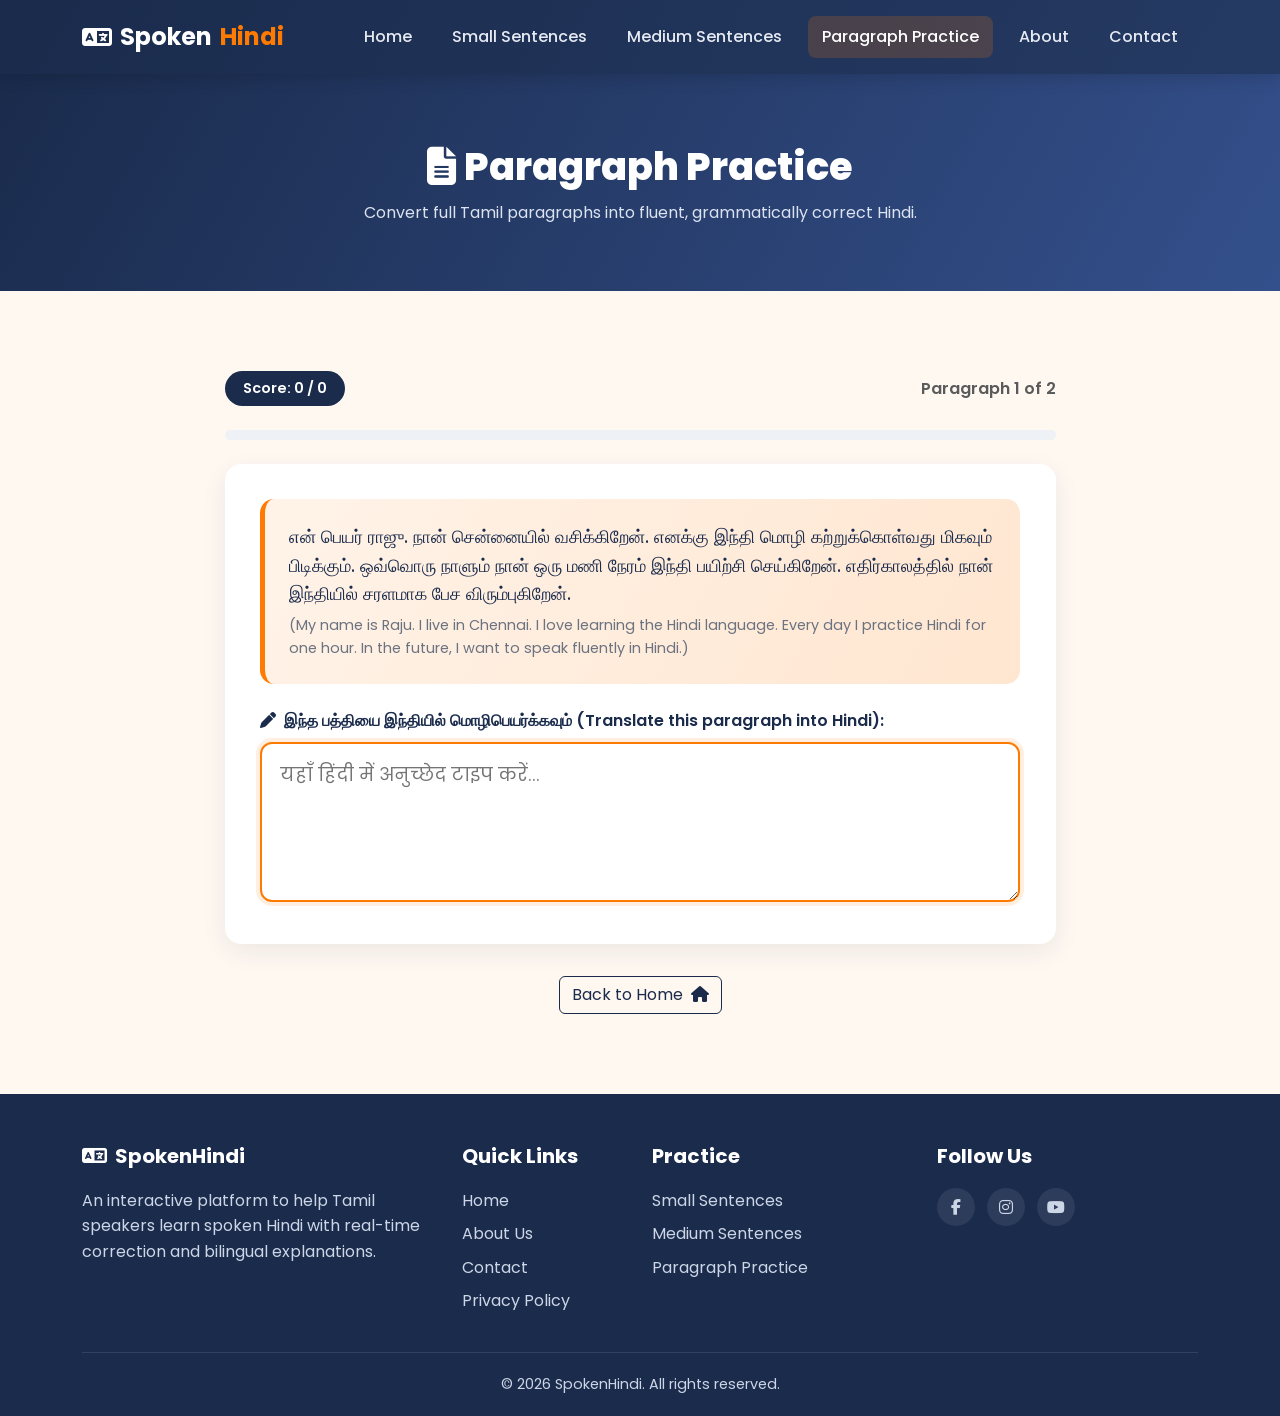
<file: pages/paragraph.html>
<!DOCTYPE html>
<html lang="en">
<head>
<meta charset="UTF-8">
<meta name="viewport" content="width=device-width, initial-scale=1.0">
<title>Paragraph Practice | Spoken Hindi Class</title>
<link href="https://fonts.googleapis.com/css2?family=Poppins:wght@400;500;600;700;800&family=Noto+Sans+Devanagari:wght@400;600;700&display=swap" rel="stylesheet">
<link href="https://cdn.jsdelivr.net/npm/bootstrap@5.3.3/dist/css/bootstrap.min.css" rel="stylesheet">
<link rel="stylesheet" href="https://cdnjs.cloudflare.com/ajax/libs/font-awesome/6.5.1/css/all.min.css">
<link rel="stylesheet" href="../css/style.css">
  <meta name="google-adsense-account" content="ca-pub-1684242835147633">
  <script async src="https://pagead2.googlesyndication.com/pagead/js/adsbygoogle.js?client=ca-pub-1684242835147633"
     crossorigin="anonymous"></script>
</head>
<body>

<nav class="navbar navbar-expand-lg navbar-custom sticky-top">
  <div class="container">
    <a class="navbar-brand" href="../index.html"><i class="fa-solid fa-language"></i> Spoken<span>Hindi</span></a>
    <button class="navbar-toggler" type="button" data-bs-toggle="collapse" data-bs-target="#navMenu">
      <span class="navbar-toggler-icon"></span>
    </button>
    <div class="collapse navbar-collapse" id="navMenu">
      <ul class="navbar-nav ms-auto mb-2 mb-lg-0">
        <li class="nav-item"><a class="nav-link" href="../index.html">Home</a></li>
        <li class="nav-item"><a class="nav-link" href="small.html">Small Sentences</a></li>
        <li class="nav-item"><a class="nav-link" href="medium.html">Medium Sentences</a></li>
        <li class="nav-item"><a class="nav-link active" href="paragraph.html">Paragraph Practice</a></li>
        <li class="nav-item"><a class="nav-link" href="../about.html">About</a></li>
        <li class="nav-item"><a class="nav-link" href="../contact.html">Contact</a></li>
      </ul>
    </div>
  </div>
</nav>

<header class="page-header">
  <div class="container">
    <h1><i class="fa-solid fa-file-lines me-2"></i>Paragraph Practice</h1>
    <p>Convert full Tamil paragraphs into fluent, grammatically correct Hindi.</p>
  </div>
</header>

<section>
  <div class="container">
    <div class="row">
      <div class="col-lg-9 mx-auto">

        <div class="d-flex justify-content-between align-items-center progress-wrap">
          <span class="score-badge" id="scoreBadge">Score: 0 / 0</span>
          <span id="questionCounter" class="text-muted fw-semibold">Paragraph 1 of 2</span>
        </div>
        <div class="progress mb-4">
          <div class="progress-bar" id="progressBar" style="width: 0%"></div>
        </div>

        <div class="practice-box">
          <div class="tamil-sentence-box" id="tamilBox" style="font-size:1.1rem; font-weight:500;">
            Loading...
          </div>

          <label class="fw-semibold mb-2" style="color:var(--secondary);">
            <i class="fa-solid fa-pen me-1"></i> இந்த பத்தியை இந்தியில் மொழிபெயர்க்கவும் (Translate this paragraph into Hindi):
          </label>
          <textarea class="hindi-textarea" id="userAnswer" placeholder="यहाँ हिंदी में अनुच्छेद टाइप करें..."></textarea>

          <div>
            <button class="btn btn-check" id="checkBtn"><i class="fa-solid fa-check me-1"></i>Check Answer</button>
            <button class="btn btn-next" id="nextBtn" style="display:none;">Next Paragraph <i class="fa-solid fa-arrow-right ms-1"></i></button>
          </div>

          <div class="result-panel" id="resultPanel"></div>
        </div>

        <div class="text-center">
          <a href="../index.html" class="btn btn-outline-cta" style="border-color:var(--secondary); color:var(--secondary);">Back to Home <i class="fa-solid fa-house ms-1"></i></a>
        </div>
      </div>
    </div>
  </div>
</section>

<footer>
  <div class="container">
    <div class="row g-4">
      <div class="col-lg-4 col-md-6">
        <h5><i class="fa-solid fa-language me-2"></i>SpokenHindi</h5>
        <p>An interactive platform to help Tamil speakers learn spoken Hindi with real-time correction and bilingual explanations.</p>
      </div>
      <div class="col-lg-2 col-md-6">
        <h5>Quick Links</h5>
        <a href="../index.html">Home</a><br>
        <a href="../about.html">About Us</a><br>
        <a href="../contact.html">Contact</a><br>
        <a href="../privacy-policy.html">Privacy Policy</a>
      </div>
      <div class="col-lg-3 col-md-6">
        <h5>Practice</h5>
        <a href="small.html">Small Sentences</a><br>
        <a href="medium.html">Medium Sentences</a><br>
        <a href="paragraph.html">Paragraph Practice</a>
      </div>
      <div class="col-lg-3 col-md-6">
        <h5>Follow Us</h5>
        <div class="social-icons">
          <a href="#"><i class="fa-brands fa-facebook-f"></i></a>
          <a href="#"><i class="fa-brands fa-instagram"></i></a>
          <a href="#"><i class="fa-brands fa-youtube"></i></a>
        </div>
      </div>
    </div>
    <div class="footer-bottom">&copy; 2026 SpokenHindi. All rights reserved.</div>
  </div>
</footer>

<button class="back-to-top"><i class="fa-solid fa-arrow-up"></i></button>

<script src="https://cdn.jsdelivr.net/npm/bootstrap@5.3.3/dist/js/bootstrap.bundle.min.js"></script>
<script src="../js/data.js"></script>
<script src="../js/main.js"></script>
<script>
  let currentIndex = 0;
  let score = 0;
  let attempted = 0;
  const questions = paragraphPractice;

  const tamilBox = document.getElementById("tamilBox");
  const userAnswerEl = document.getElementById("userAnswer");
  const checkBtn = document.getElementById("checkBtn");
  const nextBtn = document.getElementById("nextBtn");
  const resultPanel = document.getElementById("resultPanel");
  const scoreBadge = document.getElementById("scoreBadge");
  const questionCounter = document.getElementById("questionCounter");
  const progressBar = document.getElementById("progressBar");

  function loadQuestion() {
    const q = questions[currentIndex];
    tamilBox.innerHTML = `${q.tamil}<span class="en-hint">(${q.en})</span>`;
    userAnswerEl.value = "";
    userAnswerEl.disabled = false;
    resultPanel.classList.remove("show", "correct", "incorrect");
    resultPanel.innerHTML = "";
    checkBtn.style.display = "inline-block";
    nextBtn.style.display = "none";
    questionCounter.textContent = `Paragraph ${currentIndex + 1} of ${questions.length}`;
    progressBar.style.width = `${(currentIndex / questions.length) * 100}%`;
    userAnswerEl.focus();
  }

  checkBtn.addEventListener("click", () => {
    const userAnswer = userAnswerEl.value;
    const q = questions[currentIndex];
    attempted++;
    const result = checkHindiAnswer(userAnswer, q.hindi);
    if (result.isCorrect) score++;
    renderResult(resultPanel, userAnswer, q);
    scoreBadge.textContent = `Score: ${score} / ${attempted}`;
    checkBtn.style.display = "none";
    nextBtn.style.display = "inline-block";
    userAnswerEl.disabled = true;
  });

  nextBtn.addEventListener("click", () => {
    currentIndex = (currentIndex + 1) % questions.length;
    if (currentIndex === 0) {
      progressBar.style.width = "100%";
    }
    loadQuestion();
  });

  loadQuestion();
</script>
</body>
</html>
</file>
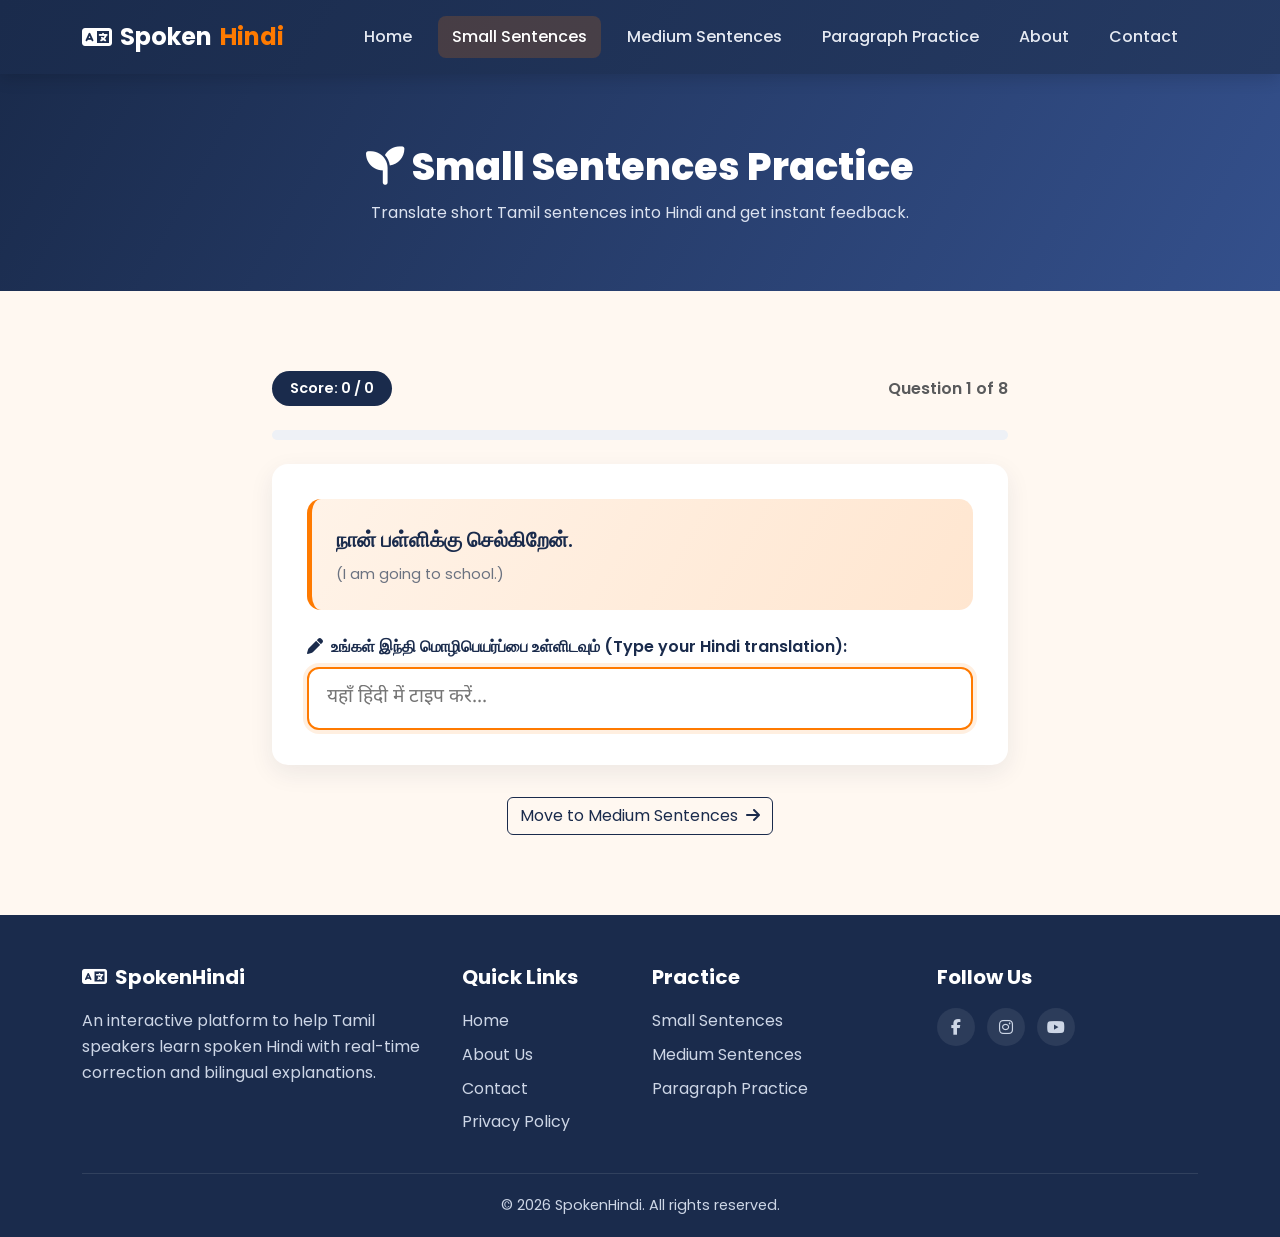
<file: pages/small.html>
<!DOCTYPE html>
<html lang="en">
<head>
<meta charset="UTF-8">
<meta name="viewport" content="width=device-width, initial-scale=1.0">
<title>Small Sentences Practice | Spoken Hindi Class</title>
<link href="https://fonts.googleapis.com/css2?family=Poppins:wght@400;500;600;700;800&family=Noto+Sans+Devanagari:wght@400;600;700&display=swap" rel="stylesheet">
<link href="https://cdn.jsdelivr.net/npm/bootstrap@5.3.3/dist/css/bootstrap.min.css" rel="stylesheet">
<link rel="stylesheet" href="https://cdnjs.cloudflare.com/ajax/libs/font-awesome/6.5.1/css/all.min.css">
<link rel="stylesheet" href="../css/style.css">
  <meta name="google-adsense-account" content="ca-pub-1684242835147633">
  <script async src="https://pagead2.googlesyndication.com/pagead/js/adsbygoogle.js?client=ca-pub-1684242835147633"
     crossorigin="anonymous"></script>
</head>
<body>

<nav class="navbar navbar-expand-lg navbar-custom sticky-top">
  <div class="container">
    <a class="navbar-brand" href="../index.html"><i class="fa-solid fa-language"></i> Spoken<span>Hindi</span></a>
    <button class="navbar-toggler" type="button" data-bs-toggle="collapse" data-bs-target="#navMenu">
      <span class="navbar-toggler-icon"></span>
    </button>
    <div class="collapse navbar-collapse" id="navMenu">
      <ul class="navbar-nav ms-auto mb-2 mb-lg-0">
        <li class="nav-item"><a class="nav-link" href="../index.html">Home</a></li>
        <li class="nav-item"><a class="nav-link active" href="small.html">Small Sentences</a></li>
        <li class="nav-item"><a class="nav-link" href="medium.html">Medium Sentences</a></li>
        <li class="nav-item"><a class="nav-link" href="paragraph.html">Paragraph Practice</a></li>
        <li class="nav-item"><a class="nav-link" href="../about.html">About</a></li>
        <li class="nav-item"><a class="nav-link" href="../contact.html">Contact</a></li>
      </ul>
    </div>
  </div>
</nav>

<header class="page-header">
  <div class="container">
    <h1><i class="fa-solid fa-seedling me-2"></i>Small Sentences Practice</h1>
    <p>Translate short Tamil sentences into Hindi and get instant feedback.</p>
  </div>
</header>

<section>
  <div class="container">
    <div class="row">
      <div class="col-lg-8 mx-auto">

        <div class="d-flex justify-content-between align-items-center progress-wrap">
          <span class="score-badge" id="scoreBadge">Score: 0 / 0</span>
          <span id="questionCounter" class="text-muted fw-semibold">Question 1 of 8</span>
        </div>
        <div class="progress mb-4">
          <div class="progress-bar" id="progressBar" style="width: 0%"></div>
        </div>

        <div class="practice-box">
          <div class="tamil-sentence-box" id="tamilBox">
            Loading...
          </div>

          <label class="fw-semibold mb-2" style="color:var(--secondary);">
            <i class="fa-solid fa-pen me-1"></i> உங்கள் இந்தி மொழிபெயர்ப்பை உள்ளிடவும் (Type your Hindi translation):
          </label>
          <input type="text" class="hindi-input" id="userAnswer" placeholder="यहाँ हिंदी में टाइप करें...">

          <div>
            <button class="btn btn-check" id="checkBtn"><i class="fa-solid fa-check me-1"></i>Check Answer</button>
            <button class="btn btn-next" id="nextBtn" style="display:none;">Next Question <i class="fa-solid fa-arrow-right ms-1"></i></button>
          </div>

          <div class="result-panel" id="resultPanel"></div>
        </div>

        <div class="text-center">
          <a href="medium.html" class="btn btn-outline-cta" style="border-color:var(--secondary); color:var(--secondary);">Move to Medium Sentences <i class="fa-solid fa-arrow-right ms-1"></i></a>
        </div>
      </div>
    </div>
  </div>
</section>

<footer>
  <div class="container">
    <div class="row g-4">
      <div class="col-lg-4 col-md-6">
        <h5><i class="fa-solid fa-language me-2"></i>SpokenHindi</h5>
        <p>An interactive platform to help Tamil speakers learn spoken Hindi with real-time correction and bilingual explanations.</p>
      </div>
      <div class="col-lg-2 col-md-6">
        <h5>Quick Links</h5>
        <a href="../index.html">Home</a><br>
        <a href="../about.html">About Us</a><br>
        <a href="../contact.html">Contact</a><br>
        <a href="../privacy-policy.html">Privacy Policy</a>
      </div>
      <div class="col-lg-3 col-md-6">
        <h5>Practice</h5>
        <a href="small.html">Small Sentences</a><br>
        <a href="medium.html">Medium Sentences</a><br>
        <a href="paragraph.html">Paragraph Practice</a>
      </div>
      <div class="col-lg-3 col-md-6">
        <h5>Follow Us</h5>
        <div class="social-icons">
          <a href="#"><i class="fa-brands fa-facebook-f"></i></a>
          <a href="#"><i class="fa-brands fa-instagram"></i></a>
          <a href="#"><i class="fa-brands fa-youtube"></i></a>
        </div>
      </div>
    </div>
    <div class="footer-bottom">&copy; 2026 SpokenHindi. All rights reserved.</div>
  </div>
</footer>

<button class="back-to-top"><i class="fa-solid fa-arrow-up"></i></button>

<script src="https://cdn.jsdelivr.net/npm/bootstrap@5.3.3/dist/js/bootstrap.bundle.min.js"></script>
<script src="../js/data.js"></script>
<script src="../js/main.js"></script>
<script>
  let currentIndex = 0;
  let score = 0;
  let attempted = 0;
  const questions = smallSentences;

  const tamilBox = document.getElementById("tamilBox");
  const userAnswerEl = document.getElementById("userAnswer");
  const checkBtn = document.getElementById("checkBtn");
  const nextBtn = document.getElementById("nextBtn");
  const resultPanel = document.getElementById("resultPanel");
  const scoreBadge = document.getElementById("scoreBadge");
  const questionCounter = document.getElementById("questionCounter");
  const progressBar = document.getElementById("progressBar");

  function loadQuestion() {
    const q = questions[currentIndex];
    tamilBox.innerHTML = `${q.tamil}<span class="en-hint">(${q.en})</span>`;
    userAnswerEl.value = "";
    userAnswerEl.disabled = false;
    resultPanel.classList.remove("show", "correct", "incorrect");
    resultPanel.innerHTML = "";
    checkBtn.style.display = "inline-block";
    nextBtn.style.display = "none";
    questionCounter.textContent = `Question ${currentIndex + 1} of ${questions.length}`;
    progressBar.style.width = `${(currentIndex / questions.length) * 100}%`;
    userAnswerEl.focus();
  }

  checkBtn.addEventListener("click", () => {
    const userAnswer = userAnswerEl.value;
    const q = questions[currentIndex];
    attempted++;
    const result = checkHindiAnswer(userAnswer, q.hindi);
    if (result.isCorrect) score++;
    renderResult(resultPanel, userAnswer, q);
    scoreBadge.textContent = `Score: ${score} / ${attempted}`;
    checkBtn.style.display = "none";
    nextBtn.style.display = "inline-block";
    userAnswerEl.disabled = true;
  });

  userAnswerEl.addEventListener("keypress", (e) => {
    if (e.key === "Enter" && checkBtn.style.display !== "none") checkBtn.click();
  });

  nextBtn.addEventListener("click", () => {
    currentIndex = (currentIndex + 1) % questions.length;
    if (currentIndex === 0) {
      progressBar.style.width = "100%";
    }
    loadQuestion();
  });

  loadQuestion();
</script>
</body>
</html>
</file>
<file: css/style.css>
/* ===================== Root Variables ===================== */
:root {
  --primary: #ff7a00;
  --primary-dark: #e35d00;
  --secondary: #1a2b4c;
  --accent: #00b894;
  --bg-light: #fff8f1;
  --card-bg: #ffffff;
  --text-dark: #22262f;
  --text-muted: #6b7280;
  --shadow: 0 8px 24px rgba(26, 43, 76, 0.08);
  --radius: 16px;
  --transition: all 0.3s ease;
}

* {
  margin: 0;
  padding: 0;
  box-sizing: border-box;
}

body {
  font-family: 'Poppins', 'Segoe UI', Arial, sans-serif;
  background: var(--bg-light);
  color: var(--text-dark);
  line-height: 1.6;
  overflow-x: hidden;
}

a {
  text-decoration: none;
  color: inherit;
}

/* ===================== Navbar ===================== */
.navbar-custom {
  background: linear-gradient(120deg, var(--secondary), #253a63);
  box-shadow: 0 4px 16px rgba(0,0,0,0.15);
  padding: 0.8rem 0;
}

.navbar-custom .navbar-brand {
  font-weight: 700;
  font-size: 1.5rem;
  color: #fff !important;
  display: flex;
  align-items: center;
  gap: 8px;
}

.navbar-custom .navbar-brand span {
  color: var(--primary);
}

.navbar-custom .nav-link {
  color: #e5e9f2 !important;
  font-weight: 500;
  margin: 0 6px;
  border-radius: 8px;
  padding: 8px 14px !important;
  transition: var(--transition);
  position: relative;
}

.navbar-custom .nav-link:hover,
.navbar-custom .nav-link.active {
  color: #fff !important;
  background: rgba(255, 122, 0, 0.18);
}

.navbar-toggler {
  border: none;
  outline: none;
}

/* ===================== Hero Section ===================== */
.hero {
  background: linear-gradient(135deg, var(--secondary) 0%, #34508c 60%, var(--primary) 150%);
  color: #fff;
  padding: 100px 0 80px;
  position: relative;
  overflow: hidden;
}

.hero::before {
  content: "अ आ इ ई उ";
  position: absolute;
  font-size: 12rem;
  opacity: 0.06;
  right: -40px;
  top: -20px;
  font-weight: 700;
  white-space: nowrap;
}

.hero h1 {
  font-weight: 800;
  font-size: 3rem;
  margin-bottom: 1rem;
  animation: fadeInUp 0.8s ease;
}

.hero p.lead {
  font-size: 1.2rem;
  color: #dbe2f0;
  margin-bottom: 2rem;
  animation: fadeInUp 1s ease;
}

.hero .btn-cta {
  background: var(--primary);
  border: none;
  color: #fff;
  padding: 12px 32px;
  border-radius: 50px;
  font-weight: 600;
  font-size: 1.05rem;
  box-shadow: 0 6px 18px rgba(255, 122, 0, 0.4);
  transition: var(--transition);
  margin-right: 12px;
}

.hero .btn-cta:hover {
  background: var(--primary-dark);
  transform: translateY(-3px);
  box-shadow: 0 10px 24px rgba(255, 122, 0, 0.5);
}

.hero .btn-outline-cta {
  border: 2px solid #fff;
  color: #fff;
  padding: 12px 32px;
  border-radius: 50px;
  font-weight: 600;
  background: transparent;
  transition: var(--transition);
}

.hero .btn-outline-cta:hover {
  background: #fff;
  color: var(--secondary);
  transform: translateY(-3px);
}

@keyframes fadeInUp {
  from { opacity: 0; transform: translateY(30px); }
  to { opacity: 1; transform: translateY(0); }
}

/* ===================== Section Titles ===================== */
.section-title {
  text-align: center;
  margin-bottom: 3rem;
}

.section-title h2 {
  font-weight: 800;
  font-size: 2.2rem;
  color: var(--secondary);
  position: relative;
  display: inline-block;
}

.section-title h2::after {
  content: "";
  display: block;
  width: 70px;
  height: 4px;
  background: var(--primary);
  margin: 12px auto 0;
  border-radius: 4px;
}

.section-title p {
  color: var(--text-muted);
  max-width: 600px;
  margin: 14px auto 0;
}

section {
  padding: 80px 0;
}

.bg-alt {
  background: #fff;
}

/* ===================== Feature Cards ===================== */
.feature-card {
  background: var(--card-bg);
  border-radius: var(--radius);
  padding: 2rem 1.6rem;
  text-align: center;
  box-shadow: var(--shadow);
  transition: var(--transition);
  height: 100%;
  border: 1px solid #f0e6dc;
}

.feature-card:hover {
  transform: translateY(-10px);
  box-shadow: 0 16px 32px rgba(255, 122, 0, 0.18);
  border-color: var(--primary);
}

.feature-card .icon-circle {
  width: 70px;
  height: 70px;
  border-radius: 50%;
  background: linear-gradient(135deg, var(--primary), #ffb066);
  display: flex;
  align-items: center;
  justify-content: center;
  margin: 0 auto 1.2rem;
  font-size: 1.8rem;
  color: #fff;
  transition: var(--transition);
}

.feature-card:hover .icon-circle {
  transform: rotate(-8deg) scale(1.1);
}

.feature-card h5 {
  font-weight: 700;
  margin-bottom: 0.8rem;
  color: var(--secondary);
}

.feature-card p {
  color: var(--text-muted);
  font-size: 0.95rem;
}

/* ===================== Practice Module Cards ===================== */
.module-card {
  background: var(--card-bg);
  border-radius: var(--radius);
  overflow: hidden;
  box-shadow: var(--shadow);
  transition: var(--transition);
  height: 100%;
  border-top: 5px solid var(--primary);
}

.module-card:hover {
  transform: translateY(-8px);
  box-shadow: 0 18px 36px rgba(26,43,76,0.15);
}

.module-card .module-body {
  padding: 2rem;
}

.module-card h4 {
  color: var(--secondary);
  font-weight: 700;
  margin-bottom: 0.6rem;
}

.module-card .badge-level {
  background: rgba(255,122,0,0.12);
  color: var(--primary-dark);
  padding: 4px 14px;
  border-radius: 20px;
  font-size: 0.8rem;
  font-weight: 600;
  display: inline-block;
  margin-bottom: 1rem;
}

.module-card .btn-start {
  background: var(--secondary);
  color: #fff;
  border: none;
  padding: 10px 26px;
  border-radius: 50px;
  font-weight: 600;
  transition: var(--transition);
}

.module-card .btn-start:hover {
  background: var(--primary);
  transform: translateX(4px);
}

/* ===================== Alphabet Grid ===================== */
.alphabet-grid {
  display: grid;
  grid-template-columns: repeat(6, 1fr);
  gap: 16px;
}

.alphabet-card {
  background: var(--card-bg);
  border-radius: 14px;
  padding: 1.2rem 0.6rem;
  text-align: center;
  box-shadow: 0 4px 12px rgba(0,0,0,0.06);
  transition: var(--transition);
  cursor: pointer;
  border: 2px solid transparent;
}

.alphabet-card:hover {
  border-color: var(--primary);
  transform: scale(1.08);
  box-shadow: 0 10px 22px rgba(255,122,0,0.2);
}

.alphabet-card .hi-letter {
  font-size: 2.2rem;
  font-weight: 700;
  color: var(--secondary);
  display: block;
}

.alphabet-card .translit {
  font-size: 0.85rem;
  color: var(--primary-dark);
  font-weight: 600;
  margin-top: 4px;
  display: block;
}

.alphabet-card .ta-meaning {
  font-size: 0.75rem;
  color: var(--text-muted);
  display: block;
  margin-top: 2px;
}

/* Tooltip-style detail panel */
.alphabet-detail {
  background: #fff;
  border-radius: var(--radius);
  box-shadow: var(--shadow);
  padding: 1.5rem;
  margin-top: 2rem;
  display: none;
  border-left: 5px solid var(--primary);
}

.alphabet-detail.active {
  display: block;
  animation: fadeInUp 0.4s ease;
}

/* ===================== Practice Page ===================== */
.practice-box {
  background: var(--card-bg);
  border-radius: var(--radius);
  box-shadow: var(--shadow);
  padding: 2.2rem;
  margin-bottom: 2rem;
}

.tamil-sentence-box {
  background: linear-gradient(120deg, #fff3e8, #ffe6d0);
  border-radius: 14px;
  padding: 1.5rem;
  font-size: 1.3rem;
  font-weight: 600;
  color: var(--secondary);
  margin-bottom: 1.5rem;
  border-left: 5px solid var(--primary);
}

.tamil-sentence-box .en-hint {
  display: block;
  font-size: 0.9rem;
  font-weight: 400;
  color: var(--text-muted);
  margin-top: 6px;
}

.hindi-input {
  width: 100%;
  padding: 14px 18px;
  border-radius: 12px;
  border: 2px solid #e2e6ee;
  font-size: 1.2rem;
  transition: var(--transition);
  font-family: 'Noto Sans Devanagari', 'Poppins', sans-serif;
}

.hindi-input:focus {
  outline: none;
  border-color: var(--primary);
  box-shadow: 0 0 0 4px rgba(255,122,0,0.12);
}

.btn-check {
  background: var(--primary);
  color: #fff;
  border: none;
  padding: 12px 34px;
  border-radius: 50px;
  font-weight: 700;
  margin-top: 1.2rem;
  transition: var(--transition);
}

.btn-check:hover {
  background: var(--primary-dark);
  transform: translateY(-2px);
}

.btn-next {
  background: var(--secondary);
  color: #fff;
  border: none;
  padding: 12px 34px;
  border-radius: 50px;
  font-weight: 700;
  margin-top: 1.2rem;
  margin-left: 10px;
  transition: var(--transition);
}

.btn-next:hover {
  background: #0f1c33;
  transform: translateY(-2px);
}

/* Result Feedback */
.result-panel {
  margin-top: 1.8rem;
  padding: 1.6rem;
  border-radius: 14px;
  display: none;
  animation: fadeInUp 0.4s ease;
}

.result-panel.show {
  display: block;
}

.result-panel.correct {
  background: #e6f9f1;
  border-left: 5px solid var(--accent);
}

.result-panel.incorrect {
  background: #fdeeee;
  border-left: 5px solid #e74c3c;
}

.result-panel h5 {
  font-weight: 700;
  margin-bottom: 0.8rem;
}

.result-panel.correct h5 { color: var(--accent); }
.result-panel.incorrect h5 { color: #e74c3c; }

.correct-answer-box {
  background: #fff;
  border-radius: 10px;
  padding: 1rem;
  margin: 0.8rem 0;
  font-size: 1.2rem;
  font-weight: 600;
  color: var(--secondary);
}

.mistake-word {
  background: #ffd6d6;
  color: #c0392b;
  padding: 2px 6px;
  border-radius: 5px;
  font-weight: 700;
}

.explanation-box {
  background: #fff;
  border-radius: 10px;
  padding: 1rem;
  margin-top: 0.8rem;
  font-size: 0.95rem;
}

.explanation-box ul {
  margin: 8px 0 0 0;
  padding-left: 20px;
}

.progress-wrap {
  margin-bottom: 1.5rem;
}

.progress {
  height: 10px;
  border-radius: 10px;
  background: #eef1f6;
}

.progress-bar {
  background: linear-gradient(90deg, var(--primary), #ffb066);
}

.score-badge {
  background: var(--secondary);
  color: #fff;
  padding: 6px 18px;
  border-radius: 50px;
  font-weight: 600;
  font-size: 0.9rem;
}

/* Paragraph practice textarea */
.hindi-textarea {
  width: 100%;
  min-height: 160px;
  padding: 16px 18px;
  border-radius: 12px;
  border: 2px solid #e2e6ee;
  font-size: 1.15rem;
  resize: vertical;
  transition: var(--transition);
}

.hindi-textarea:focus {
  outline: none;
  border-color: var(--primary);
  box-shadow: 0 0 0 4px rgba(255,122,0,0.12);
}

/* ===================== About / Contact / Policy ===================== */
.page-header {
  background: linear-gradient(120deg, var(--secondary), #34508c);
  color: #fff;
  padding: 70px 0 50px;
  text-align: center;
}

.page-header h1 {
  font-weight: 800;
  font-size: 2.4rem;
}

.page-header p {
  color: #dbe2f0;
  margin-top: 0.6rem;
}

.about-card, .contact-card {
  background: #fff;
  border-radius: var(--radius);
  box-shadow: var(--shadow);
  padding: 2.2rem;
  height: 100%;
}

.contact-form label {
  font-weight: 600;
  color: var(--secondary);
  margin-bottom: 6px;
}

.contact-form .form-control {
  border-radius: 10px;
  border: 2px solid #e2e6ee;
  padding: 12px 14px;
  margin-bottom: 1.2rem;
  transition: var(--transition);
}

.contact-form .form-control:focus {
  outline: none;
  border-color: var(--primary);
  box-shadow: 0 0 0 4px rgba(255,122,0,0.12);
}

.contact-form .btn-submit {
  background: var(--primary);
  color: #fff;
  border: none;
  padding: 12px 36px;
  border-radius: 50px;
  font-weight: 700;
  transition: var(--transition);
}

.contact-form .btn-submit:hover {
  background: var(--primary-dark);
  transform: translateY(-2px);
}

.info-item {
  display: flex;
  align-items: flex-start;
  gap: 14px;
  margin-bottom: 1.4rem;
}

.info-item .icon-box {
  width: 46px;
  height: 46px;
  background: rgba(255,122,0,0.12);
  color: var(--primary);
  border-radius: 12px;
  display: flex;
  align-items: center;
  justify-content: center;
  flex-shrink: 0;
  font-size: 1.2rem;
}

/* Team / value cards for About */
.value-card {
  background: #fff;
  border-radius: 14px;
  padding: 1.6rem;
  box-shadow: 0 4px 14px rgba(0,0,0,0.06);
  transition: var(--transition);
  height: 100%;
  border-bottom: 4px solid transparent;
}

.value-card:hover {
  border-bottom-color: var(--primary);
  transform: translateY(-6px);
}

/* Privacy policy */
.policy-content h2 {
  color: var(--secondary);
  font-weight: 700;
  margin-top: 2rem;
  margin-bottom: 0.8rem;
  font-size: 1.4rem;
}

.policy-content p, .policy-content li {
  color: #444a55;
}

.policy-content ul {
  padding-left: 22px;
  margin-bottom: 1rem;
}

.last-updated {
  color: var(--text-muted);
  font-style: italic;
  margin-bottom: 2rem;
  display: block;
}

/* ===================== Footer ===================== */
footer {
  background: var(--secondary);
  color: #cdd6e6;
  padding: 50px 0 20px;
}

footer h5 {
  color: #fff;
  font-weight: 700;
  margin-bottom: 1.2rem;
}

footer a {
  color: #cdd6e6;
  transition: var(--transition);
  display: inline-block;
  margin-bottom: 8px;
}

footer a:hover {
  color: var(--primary);
  transform: translateX(4px);
}

footer .social-icons a {
  width: 38px;
  height: 38px;
  background: rgba(255,255,255,0.08);
  border-radius: 50%;
  display: inline-flex;
  align-items: center;
  justify-content: center;
  margin-right: 8px;
  transition: var(--transition);
}

footer .social-icons a:hover {
  background: var(--primary);
  transform: translateY(-4px);
}

footer .footer-bottom {
  border-top: 1px solid rgba(255,255,255,0.1);
  margin-top: 30px;
  padding-top: 20px;
  text-align: center;
  font-size: 0.9rem;
}

/* ===================== Scroll reveal ===================== */
.reveal {
  opacity: 0;
  transform: translateY(30px);
  transition: opacity 0.7s ease, transform 0.7s ease;
}

.reveal.visible {
  opacity: 1;
  transform: translateY(0);
}

/* ===================== Back to top ===================== */
.back-to-top {
  position: fixed;
  bottom: 24px;
  right: 24px;
  width: 48px;
  height: 48px;
  background: var(--primary);
  color: #fff;
  border-radius: 50%;
  display: flex;
  align-items: center;
  justify-content: center;
  box-shadow: 0 6px 16px rgba(255,122,0,0.4);
  cursor: pointer;
  opacity: 0;
  visibility: hidden;
  transition: var(--transition);
  z-index: 999;
  border: none;
  font-size: 1.2rem;
}

.back-to-top.show {
  opacity: 1;
  visibility: visible;
}

.back-to-top:hover {
  background: var(--primary-dark);
  transform: translateY(-4px);
}

/* ===================== Media Queries ===================== */
@media (max-width: 1199.98px) {
  .alphabet-grid { grid-template-columns: repeat(5, 1fr); }
}

@media (max-width: 991.98px) {
  .hero { padding: 80px 0 60px; text-align: center; }
  .hero::before { display: none; }
  .hero h1 { font-size: 2.4rem; }
  .alphabet-grid { grid-template-columns: repeat(4, 1fr); }
  section { padding: 60px 0; }
}

@media (max-width: 767.98px) {
  .hero h1 { font-size: 2rem; }
  .hero p.lead { font-size: 1rem; }
  .hero .btn-cta, .hero .btn-outline-cta {
    display: block;
    width: 100%;
    margin: 10px 0;
    text-align: center;
  }
  .alphabet-grid { grid-template-columns: repeat(3, 1fr); }
  .section-title h2 { font-size: 1.7rem; }
  .practice-box { padding: 1.4rem; }
  .tamil-sentence-box { font-size: 1.1rem; }
  .module-card .module-body { padding: 1.4rem; }
  .page-header h1 { font-size: 1.9rem; }
}

@media (max-width: 575.98px) {
  .alphabet-grid { grid-template-columns: repeat(2, 1fr); gap: 10px; }
  .alphabet-card .hi-letter { font-size: 1.8rem; }
  .hero h1 { font-size: 1.7rem; }
  .btn-check, .btn-next {
    display: block;
    width: 100%;
    margin-left: 0 !important;
    margin-top: 10px;
  }
  .hindi-input { font-size: 1rem; }
}
</file>
